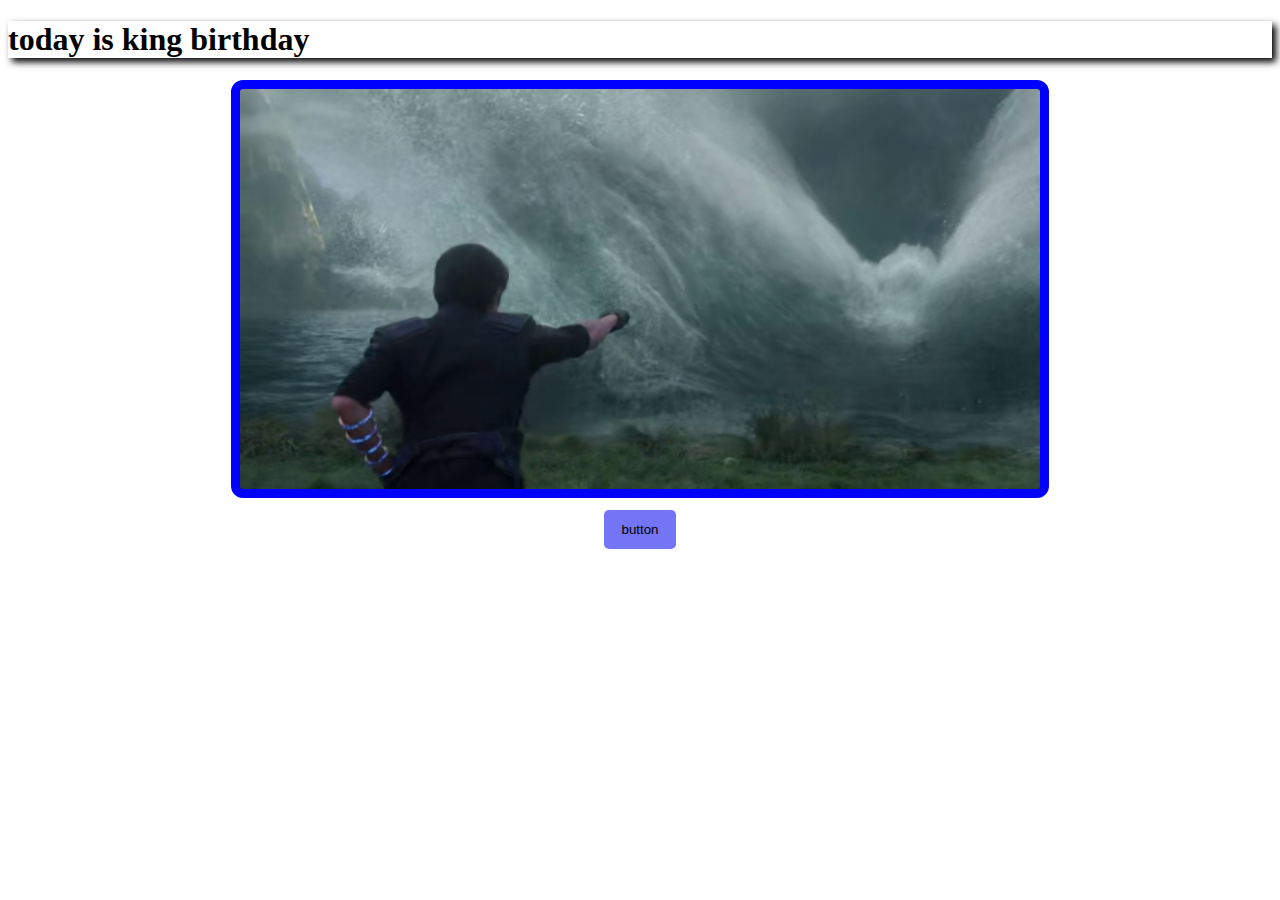
<file: video/index.html>
<!DOCTYPE html>
<html lang="en">
<head>
    <meta charset="UTF-8">
    <meta name="viewport" content="width=device-width, initial-scale=1.0">
    <title>Document</title>
    <link rel="stylesheet" href="stylesheet.css">
</head>
<body>
    <div class="container">
        <h1>today is king birthday</h1>
    </div>
    <div class="img"></div>
    <div class="button"><button class="butt">button</button></div>
    
</body>
</html>
</file>
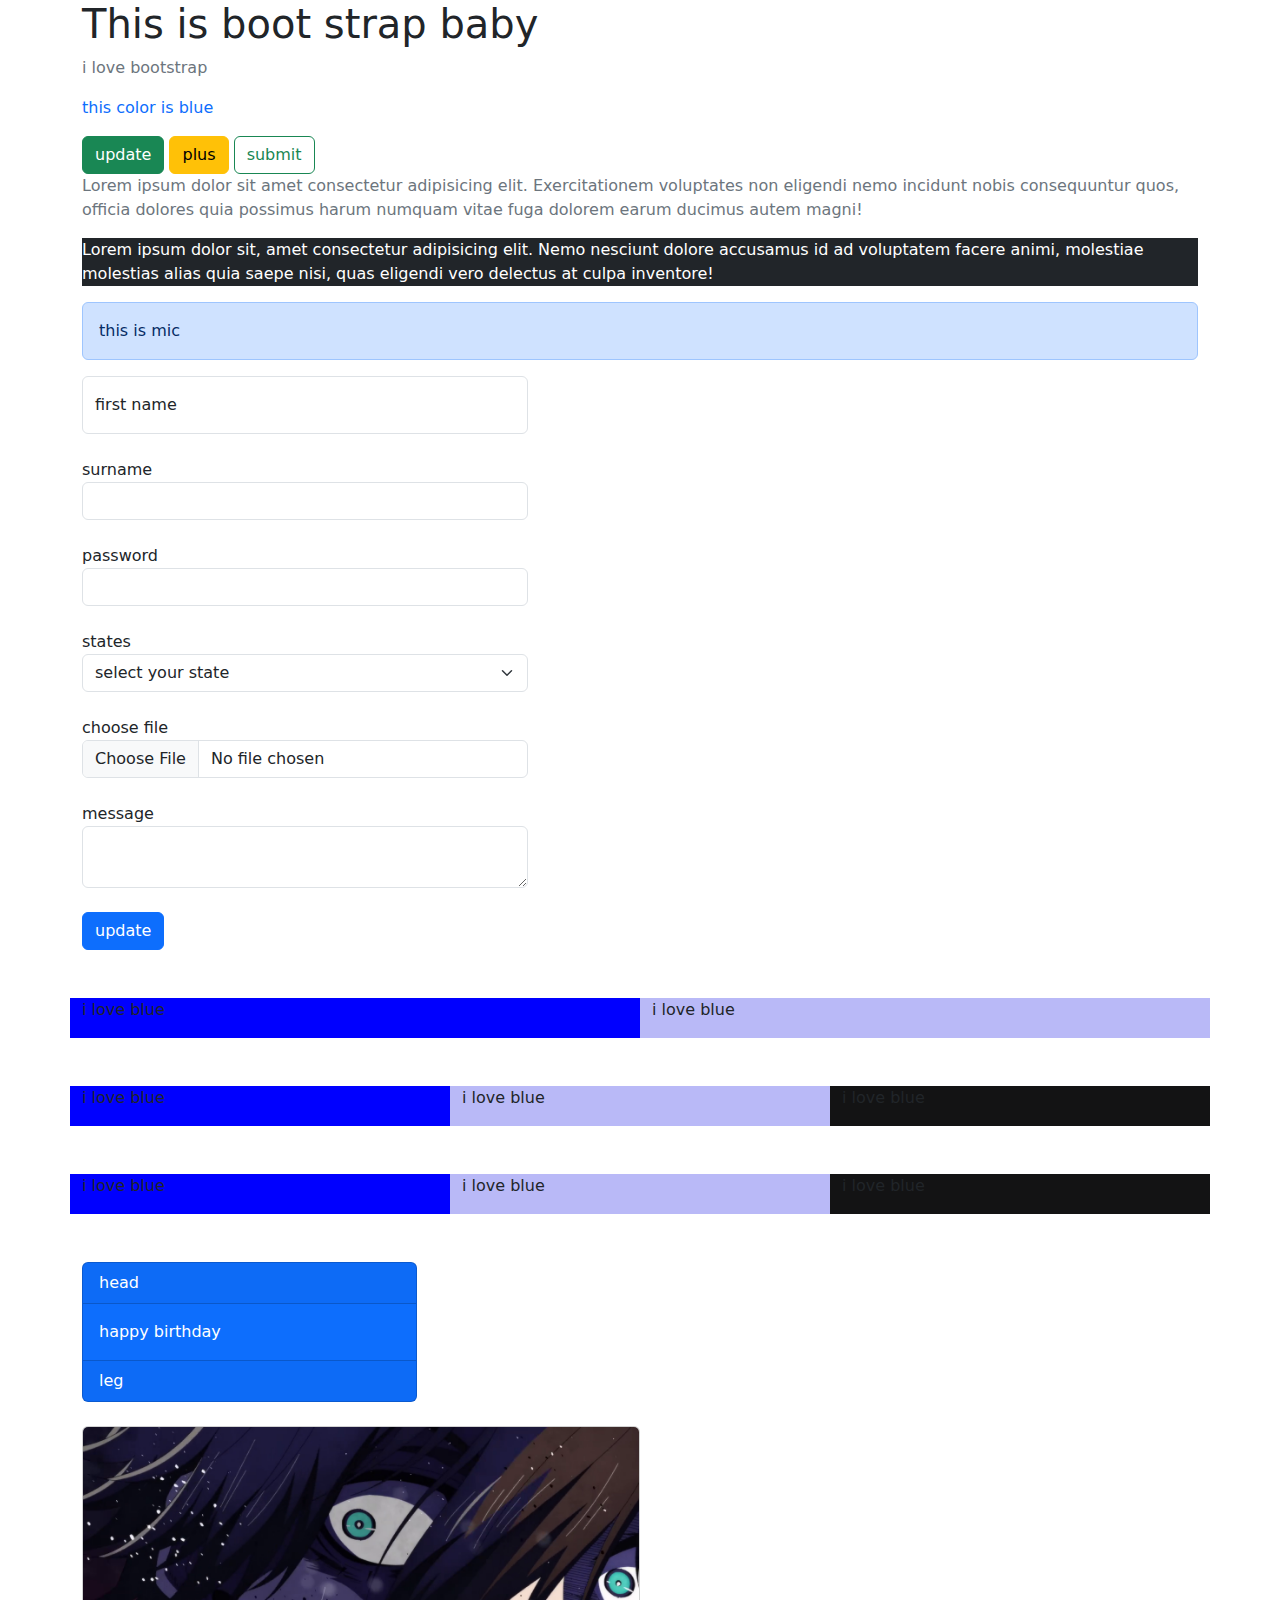
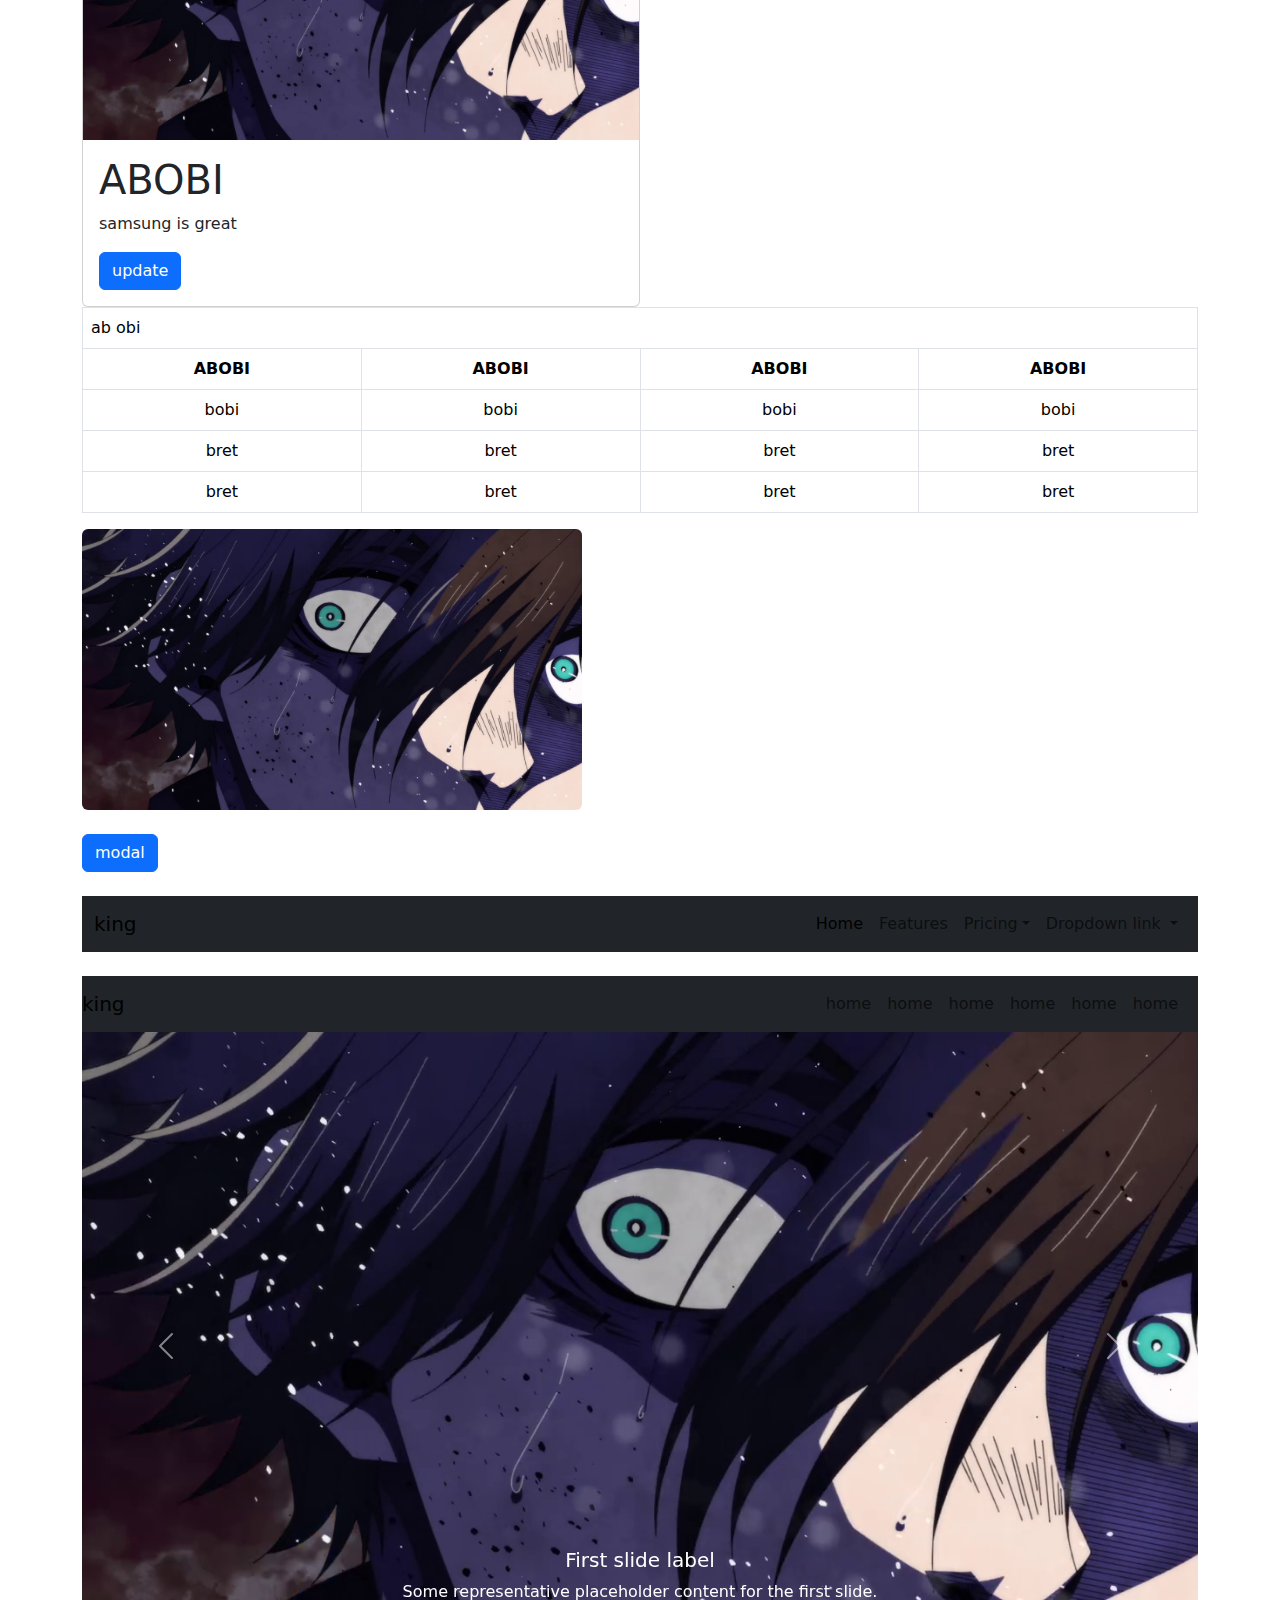
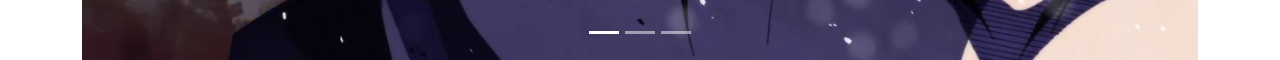
<file: boot strap video practice/gt/index.html>
<!DOCTYPE html>
<html lang="en">
<head>
    <meta charset="UTF-8">
    <meta name="viewport" content="width=device-width, initial-scale=1.0">
    <title>boot strap</title>
    <link rel="stylesheet" href="css/style_sheet.css">
    <link rel="stylesheet" href="css/bootstrap.min.css">
    <link rel="stylesheet" href="css/bootstrap.min.css.map">
</head>
<body>
    <div class="container">

                    <!-- color and button -->
        <h1>This is boot strap baby</h1>
        <p class="text-secondary">i love bootstrap</p>
        <p class="text-primary">this color is blue</p>
        <button class="btn btn-success">update</button>
        <button class="btn btn-warning">plus</button>
        <button class="btn btn-outline-success">submit</button>
        <p class="text-secondary">Lorem ipsum dolor sit amet consectetur adipisicing elit. Exercitationem voluptates non eligendi nemo incidunt nobis consequuntur quos, officia dolores quia possimus harum numquam vitae fuga dolorem earum ducimus autem magni!</p>
        <p class="bg-dark text-white">Lorem ipsum dolor sit, amet consectetur adipisicing elit. Nemo nesciunt dolore accusamus id ad voluptatem facere animi, molestiae molestias alias quia saepe nisi, quas eligendi vero delectus at culpa inventore!</p>
        <div class="alert alert-primary role-alert">
            this is mic
    
        </div>

                    <!-- form practice -->
        <form action="" style="width: 40%;">
            <div class="form-floating">
                <input type="text" class="form-control" name="first-name" placeholder="bobnbhvyg">
                <label for="first name">first name</label>  
            </div>
    
            <div class="mt-4">
                <label for="first name">surname</label>
                <input type="text" class="form-control" name="first-name">
            </div>
    
            <div class="mt-4">
                <label for="first name">password</label>
                <input type="password" class="form-control" name="first-name">
            </div>
                <div class="mt-4 form-group">
                <label for="first name">states</label>
                <select name="states" id="states" class="form-select">
                    <option value="edo">select your state</option>
                    <option value="enugu">enugu</option>
                    <option value="lagos">lagos</option>
                    <option value="edo">edo</option>
                </select>
            </div>
            <div class="form-group mt-4">
                <label for="file">choose file</label>
                <input type="file" class="form-control"><br>
            </div>
            <div class="text-area">
                <label for="text-area">message</label>
                <textarea name="message" id="message" cols="40" rows="2" class="form-control"></textarea>
            </div>
           
    
            <button type="button " class="btn btn-primary mt-4">update</button>
        </form>
    
        <div class="row my-5">
            <div class="col-6" style="background-color: blue;">
                <p>i love blue</p>
            </div>
            <div class="col-6" style="background-color: rgb(185, 185, 247);">
                <p>i love blue</p>
            </div>
        </div>
                         <!-- positioning and column -->
        <div class="row my-5">
            <div class="col-lg-4" style="background-color: blue;">
                <p>i love blue</p>
            </div>
            <div class="col-lg-4" style="background-color: rgb(185, 185, 247);">
                <p>i love blue</p>
            </div>
            <div class="col-lg-4" style="background-color: rgb(19, 19, 20);">
                <p>i love blue</p>
            </div>
        </div>
        <div class="row my-5">
            <div class="col-md-4" style="background-color: blue;">
                <p>i love blue</p>
            </div>
            <div class="col-md-4" style="background-color: rgb(185, 185, 247);">
                <p>i love blue</p>
            </div>
            <div class="col-md-4" style="background-color: rgb(19, 19, 20);">
                <p>i love blue</p>
            </div>
        </div>

        <div class="card bg-primary text-white" style="width: 30%;">
            <div class="card-header">
                head
            </div>
            <div class="card-body">
               happy birthday
            </div>
            <div class="card-footer">
                leg
            </div>
        </div>
        <!-- card practicve -->
        <div class="card mt-4" style="width: 50%;">
            <img src="images/nagi.png" class="card-img-top" alt="" width="300px">
            <div class="card-body ml-5">
                <h1 class="card-title">
                    ABOBI
                </h1>
                <p>samsung is great</p>
                <a href="youtube .com" class="btn btn-primary">update</a>
            </div>
        </div>
            
        
             <!-- table practice -->

        <table class="table table-bordered table-stripe table-hover ">
            <thead>
                <tr>
                    <td colspan="4">  ab obi</td>
                </tr>
            </thead>
            <thead>
                <tr>
                    <th class="text-center" >ABOBI</th>
                    <th class="text-center">ABOBI</th>
                    <th class="text-center">ABOBI</th>
                    <th class="text-center">ABOBI</th>
                </tr>
            </thead>
            <tbody>
                <tr>
                    <td class="text-center">bobi</td>
                    <td class="text-center">bobi</td>
                    <td class="text-center">bobi</td>
                    <td class="text-center">bobi</td>
                </tr>
                <tr>
                    <td class="text-center">bret</td>
                    <td class="text-center">bret</td>
                    <td class="text-center">bret</td>
                    <td class="text-center">bret</td>
                </tr>
                <tr>
                    <td class="text-center">bret</td>
                    <td class="text-center">bret</td>
                    <td class="text-center">bret</td>
                    <td class="text-center">bret</td>
                </tr>
            </tbody>
        </table>

        <img src="images/nagi.png" alt="" class="rounded" style="width: 500px;" ><br>

        <!-- button modal -->
         <button type="button" class="btn btn-primary mt-4 mb-4" data-bs-toggle="modal" data-bs-target="#mymodal">modal</button>

         <!-- the modal -->
          <div class="modal"id="mymodal" tabindex="-1" aria-labelledby="modal-title" aria-hidden="true">
                <div class="modal-dialog">
                    <div class="modal-content">
                        <div class="modal-header">
                            <h5 class="modal-title" id="modal-title">login here </h5>
                            <button type="button" class="btn-close" data-bs-dismiss="modal" aria-label="close"></button>
                        </div>
                        <div class="modal-body">
                            <label for="username" class="form-label">username</label>
                            <input type="text" class="form-control" id="modal-email" placeholder="e.g michael">
                            <label for="modal-email" class="form-label mt-4 mb--4">Your email address</label>
                            <input type="email" class="form-control" id="modal-email" placeholder="michael@gmail.com">
                            <button class="btn btn-primary mt-3 ">update</button>
                        </div>
                        <div class="modal-footer">
                            <button class="btn btn-primary">submit</button>
                        </div>
                    </div>
                </div>
          </div>
                        <!-- the nav bar -->

    <nav class="navbar navbar-expand-lg bg-dark">
        <div class="container-fluid">
            <a class="navbar-brand" href="#">king</a>
            <button class="navbar-toggler" type="button" data-bs-toggle="collapse" data-bs-target="#navbarNavDropdown" aria-controls="navbarNavDropdown" aria-expanded="false" aria-label="Toggle navigation">
            <span class="navbar-toggler-icon"></span>
            </button>
            <div class="collapse navbar-collapse" id="navbarNavDropdown">
            <ul class="navbar-nav ms-auto">
                <li class="nav-item">
                <a class="nav-link active" aria-current="page" href="mic.html" target="_blank">Home</a>
                </li>
                <li class="nav-item">
                <a class="nav-link" href="#">Features</a>
                </li>
                <li class="nav-item dropdown">
                <a class="nav-link dropdown-toggle" href="#" role="button" data-bs-toggle="dropdown" aria-expanded="false">Pricing</a>
                <ul class="dropdown-menu" >
                    <li><a class="dropdown-item" href="#">great</a></li>
                    <li><a class="dropdown-item" href="#">brat action</a></li>
                    <li><a class="dropdown-item" href="#">Something else here</a></li>
                </ul>
                </li>
                <li class="nav-item dropdown">
                <a class="nav-link dropdown-toggle" href="#" role="button" data-bs-toggle="dropdown" aria-expanded="false">
                    Dropdown link
                </a>
                <ul class="dropdown-menu">
                    <li><a class="dropdown-item" href="#">tion</a></li>
                    <li><a class="dropdown-item" href="#">Another </a></li>
                    <li><a class="dropdown-item" href="#">Something else here</a></li>
                </ul>
                </li>
            </ul>
            </div>
        </div>
        </nav>

        <nav class="navbar navbar-expand-lg navbar-light bg-dark mt-4">
            <a href="" class="navbar-brand">king</a>
            <div class="container-fluid">
                <button class="navbar-toggler" type="button" data-bs-toggle="collapse" data-bs-target="#navigation" aria-controls="navbarTogglerDemo01" aria-expanded="false" aria-label="Toggle navigation">
                  <span class="navbar-toggler-icon"></span>
                </button>
                <div class="collapse navbar-collapse" id="navigation">
            <ul class="navbar-nav ms-auto">
                <li class="nav-item"><a href="youtube" class="nav-link">home</a></li>
                <li class="nav-item"><a href="youtube" class="nav-link">home</a></li>
                <li class="nav-item"><a href="youtube" class="nav-link">home</a></li>
                <li class="nav-item"><a href="youtube" class="nav-link">home</a></li>
                <li class="nav-item"><a href="youtube" class="nav-link">home</a></li>
                <li class="nav-item"><a href="youtube" class="nav-link">home</a></li>
            </ul>
        </nav>  

                    <!-- the carousel  -->
        <div id="carouselExampleDark" class="carousel carousel-white slide" data-bs-interval="1000" data-bs-ride="carousel" data-bs-pause="hover">
            <div class="carousel-indicators">
                <button type="button" data-bs-target="#carouselExampleDark" data-bs-slide-to="0" class="active" aria-current="true" aria-label="Slide 1"></button>
                <button type="button" data-bs-target="#carouselExampleDark" data-bs-slide-to="1" aria-label="Slide 2"></button>
                <button type="button" data-bs-target="#carouselExampleDark" data-bs-slide-to="2" aria-label="Slide 3"></button>
            </div>
            <div class="carousel-inner">
                <div class="carousel-item active" data-bs-interval="10000">
                <img src="images/nagi.png" class="d-block w-100" alt="...">
                <div class="carousel-caption d-none d-md-block">
                    <h5>First slide label</h5>
                    <p>Some representative placeholder content for the first slide.</p>
                </div>
                </div>
                <div class="carousel-item" data-bs-interval="2000">
                <img src="images/peaky-blinders-black-and-white-illustration-nl4wuhi6o4qcaigx.jpg.webp" class="d-block w-100" alt="...">
                <div class="carousel-caption d-none d-md-block">
                    <h5>Second slide label</h5>
                    <p>Some representative placeholder content for the second slide.</p>
                </div>
                </div>
                <div class="carousel-item">
                <img src="images/vlc.png" class="d-block w-100" alt="...">
                <div class="carousel-caption d-none d-md-block">
                    <h5>Third slide label</h5>
                    <p>Some representative placeholder content for the third slide.</p>
                </div>
                </div>
            </div>
            <button class="carousel-control-prev" type="button" data-bs-target="#carouselExampleDark" data-bs-slide="prev">
                <span class="carousel-control-prev-icon" aria-hidden="true"></span>
                <span class="visually-hidden">Previous</span>
            </button>
            <button class="carousel-control-next" type="button" data-bs-target="#carouselExampleDark" data-bs-slide="next">
                <span class="carousel-control-next-icon" aria-hidden="true"></span>
                <span class="visually-hidden">Next</span>
            </button>
            </div>


    
    </div>
    <script src="js/jquery.js"></script>
    <script src="js/bootstrap.min.js"></script>
    <script src="js/bootstrap.bundle.min.js"></script>
</body>
</html>
</file>
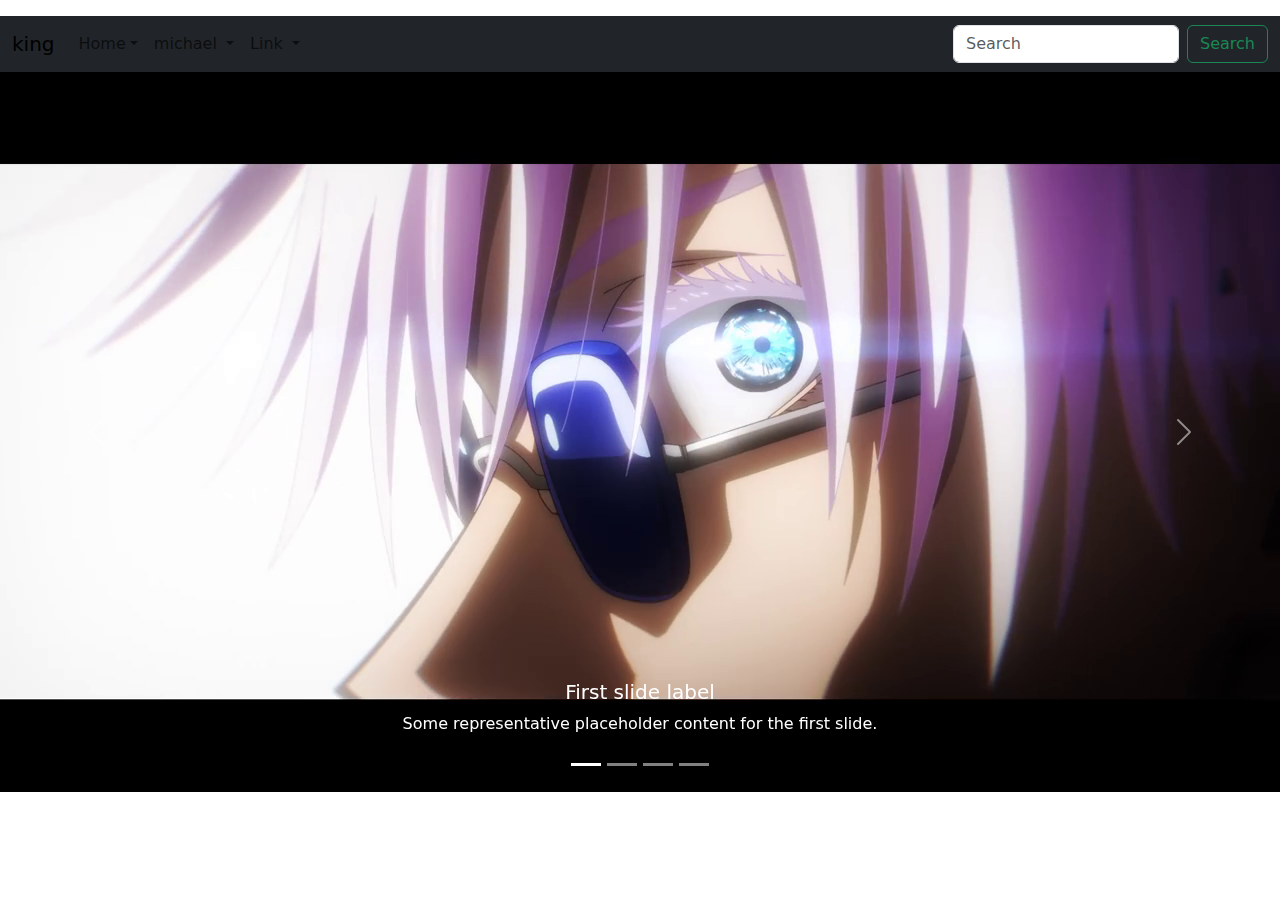
<file: boot_2/boot/index.html>
<!DOCTYPE html>
<html lang="en">
<head>
    <meta charset="UTF-8">
    <meta name="viewport" content="width=device-width, initial-scale=1.0">
    <title>Document</title>
    <link rel="stylesheet" href="css/index.css">
    <link rel="stylesheet" href="css/bootstrap.min.css">
    <link rel="stylesheet" href="css/bootstrap.min.css.map">
</head>
<body>
    <!-- <div class="container"> -->
        <header>
            <nav class="navbar navbar-expand-lg bg-dark mt-3">
                <div class="container-fluid">
                <a class="navbar-brand" href="#">king</a>
                <button class="navbar-toggler" type="button" data-bs-toggle="collapse" data-bs-target="#navbarScroll" aria-controls="navbarScroll" aria-expanded="false" aria-label="Toggle navigation">
                    <span class="navbar-toggler-icon"></span>
                </button>
                <div class="collapse navbar-collapse" id="navbarScroll bg">
                    <ul class="navbar-nav me-auto my-2 my-lg-0 navbar-nav-scroll" style="--bs-scroll-height: 100px;">
                    <li class="nav-item dropdown">
                        <a class="nav-link dropdown-toggle" aria-current="page" href="#" role="button" data-bs-toggle="dropdown" aria-expanded="false">Home</a>
                        <ul class="dropdown-menu">
                          <li><a class="dropdown-item" href="#">jhh</a></li>
                          <li><a class="dropdown-item" href="#">pen</a></li>
                          <!-- <li><hr class="dropdown-divider"></li> -->
                          <li><a class="dropdown-item" href="#">pen</a></li>
                          <li><a class="dropdown-item" href="#">pen</a></li>
                          <li><a class="dropdown-item" href="#">pen</a></li>
                      </ul>
                    </li>
                    <li class="nav-item dropdown">
                        <a class="nav-link dropdown-toggle" href="#" role="button" data-bs-toggle="dropdown" aria-expanded="false">
                            michael
                        </a>
                        <ul class="dropdown-menu">
                            <li><a class="dropdown-item" href="#">bad</a></li>
                            <li><a class="dropdown-item" href="#">pen</a></li>
                            <!-- <li><hr class="dropdown-divider"></li> -->
                            <li><a class="dropdown-item" href="#">pen</a></li>
                            <li><a class="dropdown-item" href="#">pen</a></li>
                            <li><a class="dropdown-item" href="#">pen</a></li>
                        </ul>
                    </li>
                    <li class="nav-item dropdown">
                        <a class="nav-link dropdown-toggle" href="#" role="button" data-bs-toggle="dropdown" aria-expanded="false">
                        Link
                        </a>
                        <ul class="dropdown-menu">
                        <li><a class="dropdown-item" href="#">hfhgf</a></li>
                        <li><a class="dropdown-item" href="#">gg</a></li>
                        <!-- <li><hr class="dropdown-divider"></li> -->
                        <li><a class="dropdown-item" href="#">pen</a></li>
                        <li><a class="dropdown-item" href="#">pen</a></li>
                        <li><a class="dropdown-item" href="#">pen</a></li>
                        </ul>
                    </li>
                    <li class="nav-item">
                        <!-- <a class="nav-link disabled" aria-disabled="true">Link</a> -->
                    </li>
                    </ul>
                    <form class="d-flex" role="search">
                    <input class="form-control me-2" type="search" placeholder="Search" aria-label="Search">
                    <button class="btn btn-outline-success" type="submit">Search</button>
                    </form>
                </div>
                </div>
            </nav>
            <div id="carouselExampleCaptions" class="carousel slide">
                <div class="carousel-indicators">
                  <button type="button" data-bs-target="#carouselExampleCaptions" data-bs-slide-to="0" class="active" aria-current="true" aria-label="Slide 1"></button>
                  <button type="button" data-bs-target="#carouselExampleCaptions" data-bs-slide-to="1" aria-label="Slide 2"></button>
                  <button type="button" data-bs-target="#carouselExampleCaptions" data-bs-slide-to="2" aria-label="Slide 3"></button>
                  <button type="button" data-bs-target="#carouselExampleCaptions" data-bs-slide-to="3" aria-label="Slide 4"></button>
                </div>
                <div class="carousel-inner">
                  <div class="carousel-item active">
                    <img src="img/vlc_snap_3.png" class="d-block w-100" alt="...">
                    <div class="carousel-caption d-none d-md-block">
                      <h5>First slide label</h5>
                      <p>Some representative placeholder content for the first slide.</p>
                    </div>
                  </div>
                  <div class="carousel-item">
                    <img src="img/mic.jpg" class="d-block w-100" alt="...">
                    <div class="carousel-caption d-none d-md-block">
                      <h5>Second slide label</h5>
                      <p>Some representative placeholder content for the second slide.</p>
                    </div>
                  </div>
                  <div class="carousel-item">
                    <img src="img/book.jpg" class="d-block w-100" class="book" alt="...">
                    <div class="carousel-caption d-none d-md-block">
                      <h5>Third slide label</h5>
                      <p>Some representative placeholder content for the third slide.</p>
                    </div>
                  </div>
                  <div class="carousel-item">
                    <img src="img/mic.jpg" class="d-block w-100" class="book" alt="...">
                    <div class="carousel-caption d-none d-md-block">
                      <h5>Third slide label</h5>
                      <p>Some representative placeholder content for the third slide.</p>
                    </div>
                  </div>
                </div>
                <button class="carousel-control-prev" type="button" data-bs-target="#carouselExampleCaptions" data-bs-slide="prev">
                  <span class="carousel-control-prev-icon" aria-hidden="true"></span>
                  <span class="visually-hidden">Previous</span>
                </button>
                <button class="carousel-control-next" type="button" data-bs-target="#carouselExampleCaptions" data-bs-slide="next">
                  <span class="carousel-control-next-icon" aria-hidden="true"></span>
                  <span class="visually-hidden">Next</span>
                </button>
                
              </div>
        </header>
        <div class="main">

        </div>
    </div>



    <script src="java/jquery.js"></script>
    <script src="java/bootstrap.min.js"></script>
    <script src="java/bootstrap.bundle.min.js"></script>
</body>
</html>
</file>
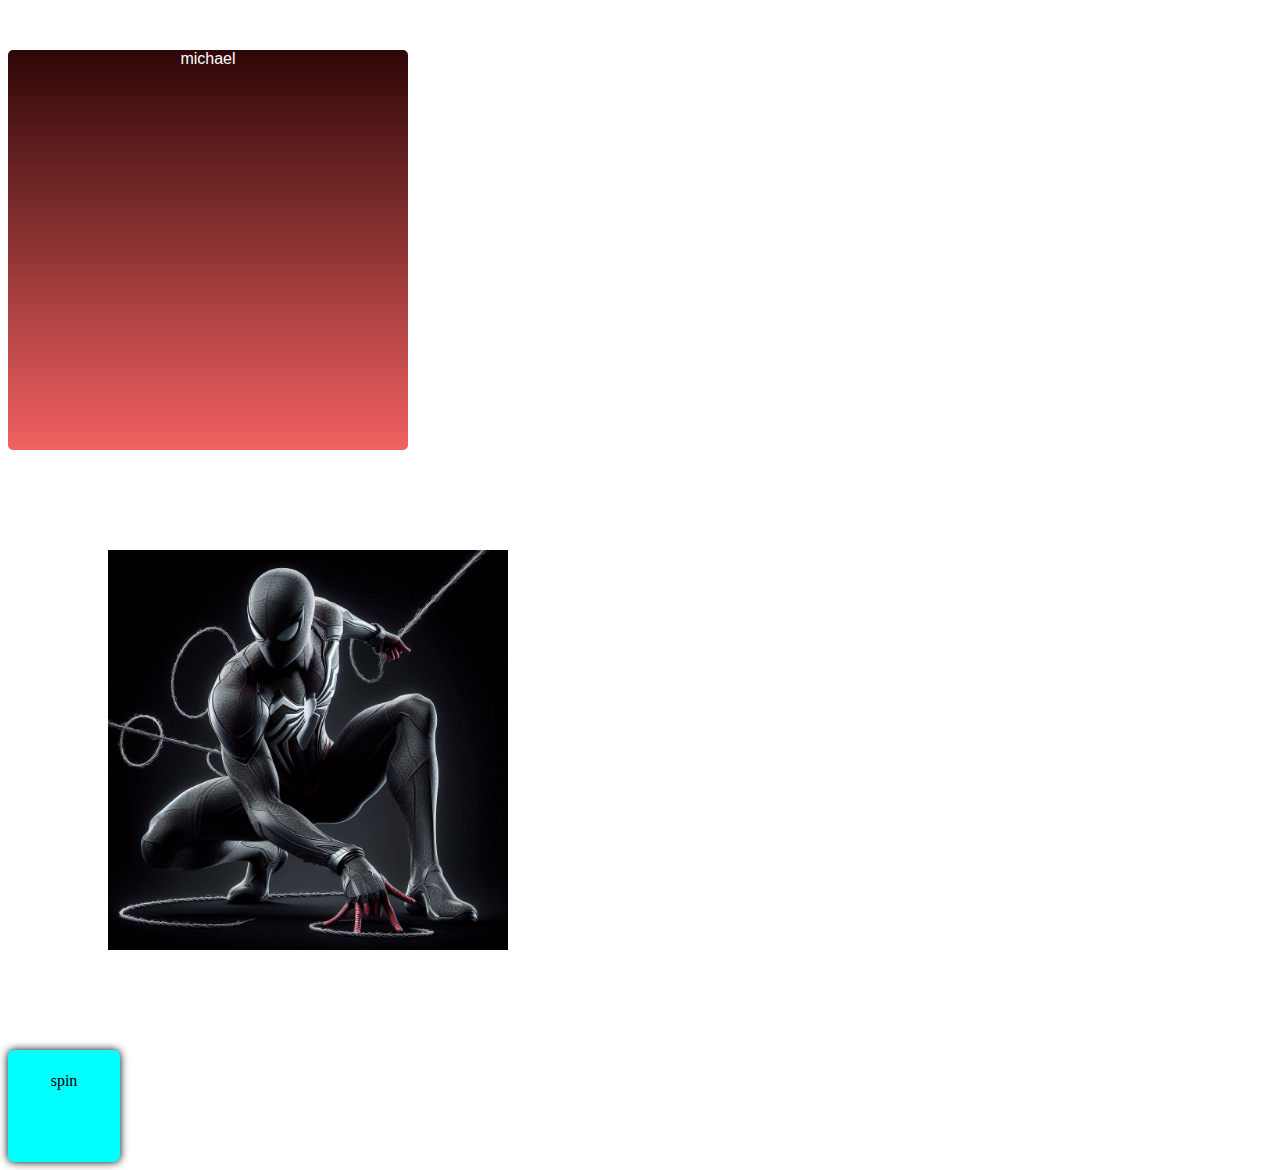
<file: video/mik.html>
<!DOCTYPE html>
<html lang="en">
<head>
    <meta charset="UTF-8">
    <meta name="viewport" content="width=device-width, initial-scale=1.0">
    <title>Document</title>
    <link rel="stylesheet" href="mik.css">
</head>
<body>
    <div class="animate">
        <div class="fish">
            <p class="me">michael</p>
        </div>
        <div class="zoom"></div>
        <div class="glow"><p class="round">spin</p></div>
    </div>
</body>
</html>
</file>
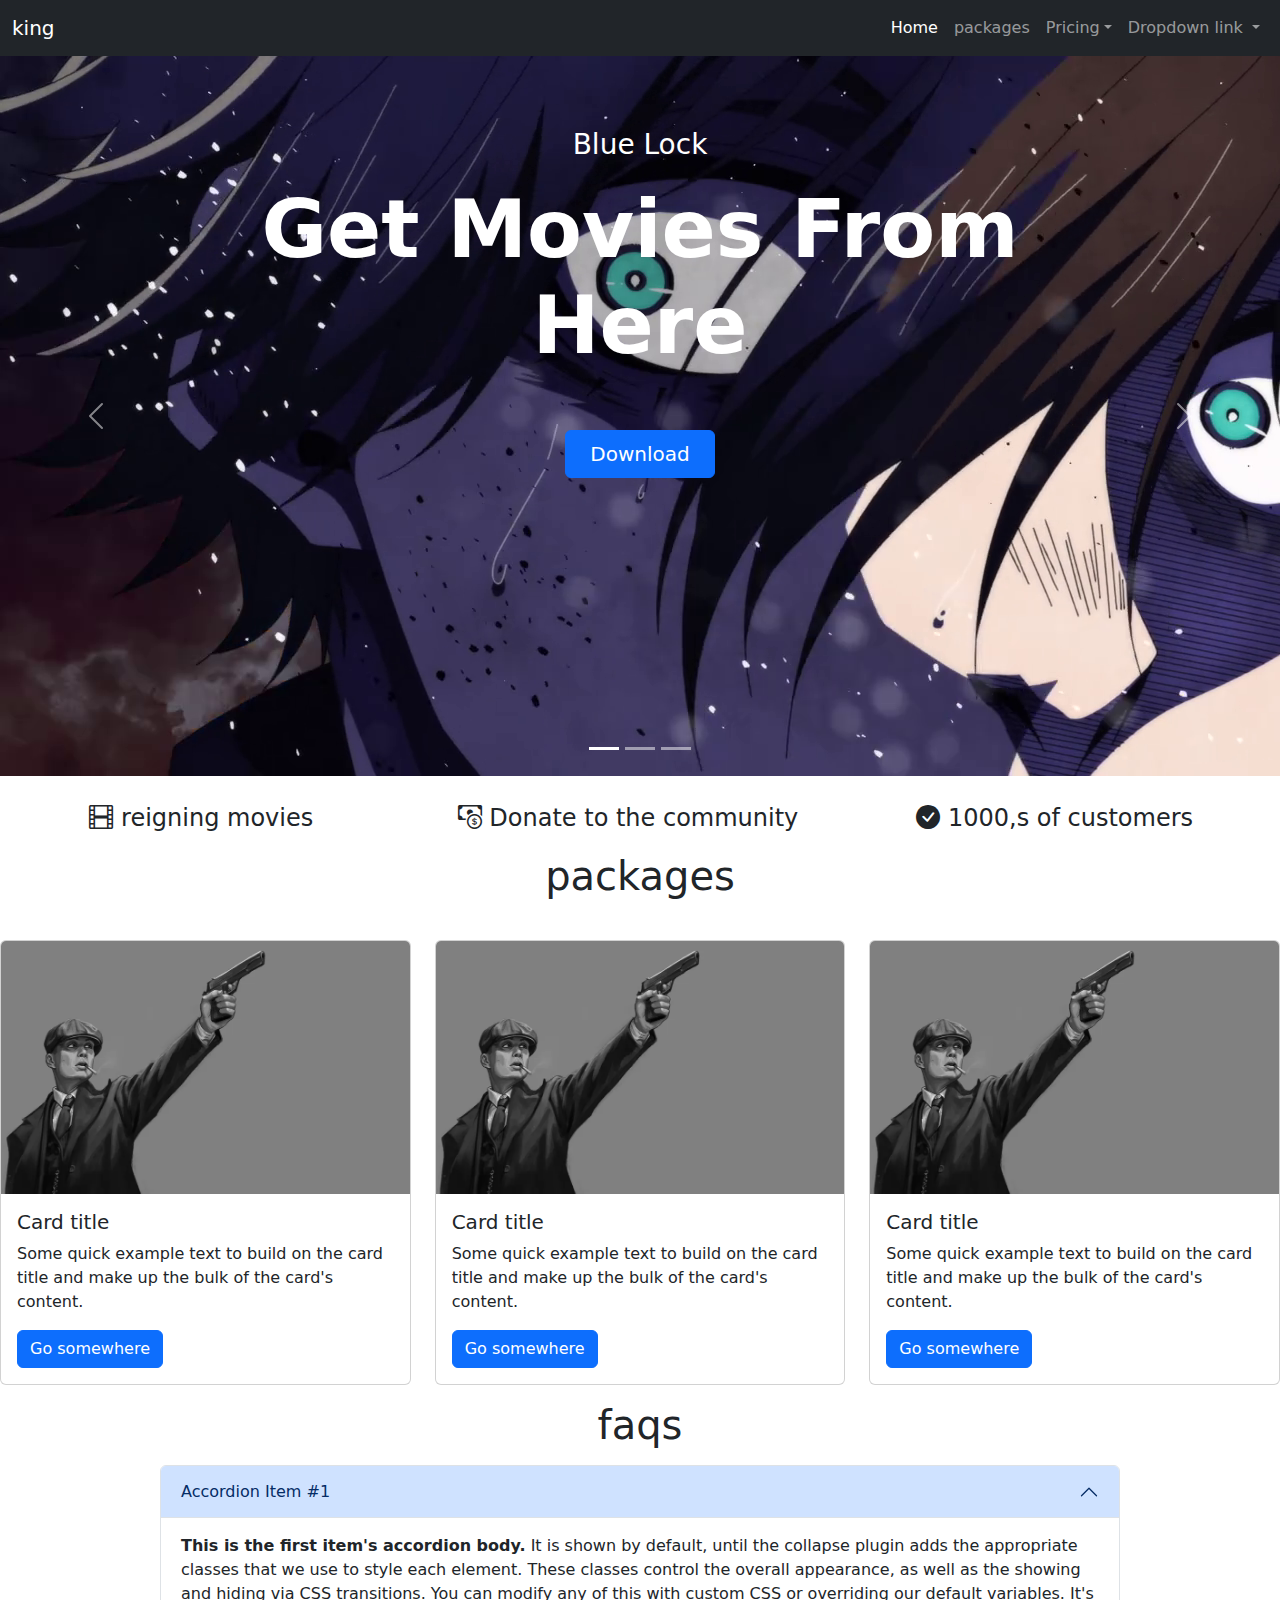
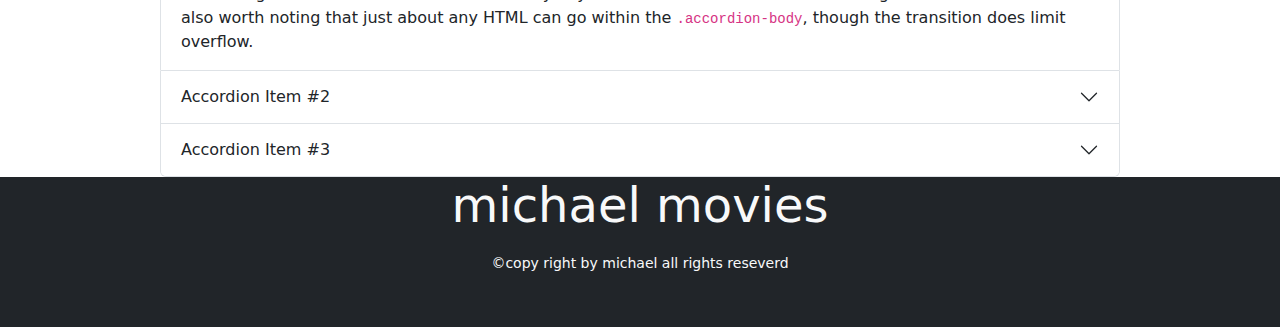
<file: boot strap video practice/gt/boot_strip.html>
<!DOCTYPE html>
<html lang="en">
<head>
    <meta charset="UTF-8">
    <meta name="viewport" content="width=device-width, initial-scale=1.0">
    <title>Boot Strip</title>
    <link href="https://cdn.jsdelivr.net/npm/bootstrap@5.3.3/dist/css/bootstrap.min.css" rel="stylesheet" integrity="sha384-QWTKZyjpPEjISv5WaRU9OFeRpok6YctnYmDr5pNlyT2bRjXh0JMhjY6hW+ALEwIH" crossorigin="anonymous">
    <link rel="stylesheet" href="https://cdn.jsdelivr.net/npm/bootstrap-icons@1.11.3/font/bootstrap-icons.min.css">
</head>
<body>
   <div class="containe">
            <div class="head">
                <nav class="navbar navbar-expand-lg bg-dark navbar-dark">
                    <div class="container-fluid">
                        <a class="navbar-brand" href="#">king</a>
                        <button class="navbar-toggler" type="button" data-bs-toggle="collapse" data-bs-target="#navbarNavDropdown" aria-controls="navbarNavDropdown" aria-expanded="false" aria-label="Toggle navigation">
                        <span class="navbar-toggler-icon"></span>
                        </button>
                        <div class="collapse navbar-collapse" id="navbarNavDropdown">
                        <ul class="navbar-nav ms-auto">
                            <li class="nav-item">
                            <a class="nav-link active" aria-current="page" href="#faqs">Home</a>
                            </li>
                            <li class="nav-item">
                            <a class="nav-link" href="#packages">packages</a>
                            </li>
                            <li class="nav-item dropdown">
                            <a class="nav-link dropdown-toggle" href="#" role="button" data-bs-toggle="dropdown" aria-expanded="false">Pricing</a>
                            <ul class="dropdown-menu" >
                                <li><a class="dropdown-item" href="#">great</a></li>
                                <li><a class="dropdown-item" href="#">brat action</a></li>
                                <li><a class="dropdown-item" href="#">Something else here</a></li>
                            </ul>
                            </li>
                            <li class="nav-item dropdown">
                            <a class="nav-link dropdown-toggle" href="#" role="button" data-bs-toggle="dropdown" aria-expanded="false">
                                Dropdown link
                            </a>
                            <ul class="dropdown-menu">
                                <li><a class="dropdown-item" href="#">tion</a></li>
                                <li><a class="dropdown-item" href="#">Another </a></li>
                                <li><a class="dropdown-item" href="#">Something else here</a></li>
                            </ul>
                            </li>
                        </ul>
                        </div>
                    </div>
                    </nav>
                     <div id="carouselExampleDark" class="carousel carousel-white slide" data-bs-interval="1000" data-bs-ride="carousel" data-bs-pause="hover">
                <div class="carousel-indicators">
                    <button type="button" data-bs-target="#carouselExampleDark" data-bs-slide-to="0" class="active" aria-current="true" aria-label="Slide 1"></button>
                    <button type="button" data-bs-target="#carouselExampleDark" data-bs-slide-to="1" aria-label="Slide 2"></button>
                    <button type="button" data-bs-target="#carouselExampleDark" data-bs-slide-to="2" aria-label="Slide 3"></button>
                </div>
                <div class="carousel-inner">
                    <div class="carousel-item active c-item " data-bs-interval="10000">
                    <img src="images/nagi.png" class="d-block w-100 c-img" alt="...">
                    <div class="carousel-caption d-none top-0 mt-4 d-sm-block ">
                        <p class="fs-3 mt-4 text-capitalize">blue lock</p>
                        <h2 class="display-1 fw-bolder text-capitalize">get movies from here<h2>
                            <button class="btn btn-primary px-4 py-2 fs-5 text-capitalize mt-5" data-bs-toggle="modal" data-bs-target="#mymodal">download</button>
                    </div>
                    </div>
                    <div class="carousel-item c-item" data-bs-interval="2000">
                    <img src="images/peaky-blinders-black-and-white-illustration-nl4wuhi6o4qcaigx.jpg.webp" class="d-block w-100 c-img" alt="...">
                    <div class="carousel-caption d-none top-0 mt-4 d-md-block ">
                        <p class="fs-3 mt-4 text-capitalize">blue lock</p>
                        <h2 class="display-1 fw-bolder text-capitalize" >get movies from here<h2>
                            <button class="btn btn-primary  px-4 py-2 fs-5 mt-5" data-bs-toggle="modal" data-bs-target="#mymodal">Download</button>
                    </div>
                    </div>
                    <div class="carousel-item c-item">
                    <img src="images/vlc.png " class="d-block w-100 c-img" alt="...">
                    <div class="carousel-caption d-none d-md-block top-0 mt-4">
                        <p class="fs-3 mt-4 text-capitalize">peaky blinders</p>
                        <h2 class="display-1 fw-bolder text-capitalize">get movies from here<h2> 
                            <button class="btn btn-primary  px-4 py-2 fs-5 mt-5" data-bs-toggle="modal" data-bs-target="#mymodal">Download</button>
                    </div>
                    </div>
                </div>
                <button class="carousel-control-prev" type="button" data-bs-target="#carouselExampleDark" data-bs-slide="prev">
                    <span class="carousel-control-prev-icon" aria-hidden="true"></span>
                    <span class="visually-hidden">Previous</span>
                </button>
                <button class="carousel-control-next" type="button" data-bs-target="#carouselExampleDark" data-bs-slide="next">
                    <span class="carousel-control-next-icon" aria-hidden="true"></span>
                    <span class="visually-hidden">Next</span>
                </button>
                </div>
                                    <!-- modal -->
                <div class="modal"id="mymodal" tabindex="-1" aria-labelledby="modal-title" aria-hidden="true">
                    <div class="modal-dialog">
                        <div class="modal-content">
                            <div class="modal-header">
                                <h5 class="modal-title" id="modal-title">Before you download login here </h5>
                                <button type="button" class="btn-close" data-bs-dismiss="modal" aria-label="close"></button>
                            </div>
                            <div class="modal-body">
                                <div class="form-floating">
                                    <input type="text" class="form-control" id="modal-email" placeholder="e.g michael">
                                    <label for="username" class="form-label">username</label>
                                </div>
                               <div class="form-floating mt-4">
                                <input type="email" class="form-control" id="modal-email" placeholder="michael@gmail.com">
                                <label for="modal-email" class="form-label ">Your email address</label>
                               </div>
                              
                                <button class="btn btn-primary mt-3 ">update</button>
                            </div>
                            <div class="modal-footer">
                                <button class="btn btn-primary">submit</button>
                            </div>
                        </div>
                    </div>
              </div>
    
            </div>
            <div class="body">
            <section class="overview">
                <div class=" align-items-center row w-100 text-center fs-4 ">
                        <div class=" col-xl mt-4">
                            <i class="bi bi-film"></i>
                            reigning movies
                        </div>
                        <div  class=" col-xl mt-4">
                            <i class="bi bi-cash-coin"></i>
                            Donate to the community
                        </div>
                        <div  class=" col-xl mt-4">
                            <i class="bi bi-check-circle-fill"></i>
                            1000,s of customers
                        </div>
                </div>
            </section>
            <div id="packages ">
                <p class="h1 text-center  my-3">packages</p>
                <div class="car row ">
                    
                   <div class="col-lg-4 mt-4 ml-5">
                      <div class="card px-0" >
                        <img src="images/peaky-blinders-black-and-white-illustration-nl4wuhi6o4qcaigx.jpg.webp" class="card-img-top" alt="...">
                        <div class="card-body">
                          <h5 class="card-title">Card title</h5>
                          <p class="card-text">Some quick example text to build on the card title and make up the bulk of the card's content.</p>
                          <a href="#" class="btn btn-primary">Go somewhere</a>
                        </div>
                      </div>
                   </div>
    
                   <div class="col-lg-4 mt-4">
                    <div class="card px-0" >
                        <img src="images/peaky-blinders-black-and-white-illustration-nl4wuhi6o4qcaigx.jpg.webp" class="card-img-top" alt="...">
                        <div class="card-body">
                          <h5 class="card-title">Card title</h5>
                          <p class="card-text">Some quick example text to build on the card title and make up the bulk of the card's content.</p>
                          <a href="#" class="btn btn-primary">Go somewhere</a>
                        </div>
                    </div>
                   </div> <div class="col-lg-4 mt-4">
                    <div class="card px-0" >
                        <img src="images/peaky-blinders-black-and-white-illustration-nl4wuhi6o4qcaigx.jpg.webp" class="card-img-top" alt="...">
                        <div class="card-body">
                          <h5 class="card-title">Card title</h5>
                          <p class="card-text">Some quick example text to build on the card title and make up the bulk of the card's content.</p>
                          <a href="#" class="btn btn-primary">Go somewhere</a>
                        </div>
                    </div>
                   </div>
                </div>
                
                <div id="faqs">
                    <p class="h1 text-center  my-3">faqs</p>  
                    <div class="accordion w-75 mx-auto" id="accordionExample">
                        <div class="accordion-item">
                          <h2 class="accordion-header">
                            <button class="accordion-button" type="button" data-bs-toggle="collapse" data-bs-target="#collapseOne" aria-expanded="true" aria-controls="collapseOne">
                              Accordion Item #1
                            </button>
                          </h2>
                          <div id="collapseOne" class="accordion-collapse collapse show" data-bs-parent="#accordionExample">
                            <div class="accordion-body">
                              <strong>This is the first item's accordion body.</strong> It is shown by default, until the collapse plugin adds the appropriate classes that we use to style each element. These classes control the overall appearance, as well as the showing and hiding via CSS transitions. You can modify any of this with custom CSS or overriding our default variables. It's also worth noting that just about any HTML can go within the <code>.accordion-body</code>, though the transition does limit overflow.
                            </div>
                          </div>
                        </div>
                        <div class="accordion-item">
                          <h2 class="accordion-header">
                            <button class="accordion-button collapsed" type="button" data-bs-toggle="collapse" data-bs-target="#collapseTwo" aria-expanded="false" aria-controls="collapseTwo">
                              Accordion Item #2
                            </button>
                          </h2>
                          <div id="collapseTwo" class="accordion-collapse collapse" data-bs-parent="#accordionExample">
                            <div class="accordion-body">
                              <strong>This is the second item's accordion body.</strong> It is hidden by default, until the collapse plugin adds the appropriate classes that we use to style each element. These classes control the overall appearance, as well as the showing and hiding via CSS transitions. You can modify any of this with custom CSS or overriding our default variables. It's also worth noting that just about any HTML can go within the <code>.accordion-body</code>, though the transition does limit overflow.
                            </div>
                          </div>
                        </div>
                        <div class="accordion-item">
                          <h2 class="accordion-header">
                            <button class="accordion-button collapsed" type="button" data-bs-toggle="collapse" data-bs-target="#collapseThree" aria-expanded="false" aria-controls="collapseThree">
                              Accordion Item #3
                            </button>
                          </h2>
                          <div id="collapseThree" class="accordion-collapse collapse" data-bs-parent="#accordionExample">
                            <div class="accordion-body">
                              <strong>This is the third item's accordion body.</strong> It is hidden by default, until the collapse plugin adds the appropriate classes that we use to style each element. These classes control the overall appearance, as well as the showing and hiding via CSS transitions. You can modify any of this with custom CSS or overriding our default variables. It's also worth noting that just about any HTML can go within the <code>.accordion-body</code>, though the transition does limit overflow.
                            </div>
                          </div>
                        </div>
                      </div>
                </div>
            </div>
    </div>
    <div class="fotter bg-dark width-100" style="height: 150px;">
        <div class="c text-light text-center">
            <p class="display-5 mb-3">michael movies</p>
            <small>&copy;copy right by michael all rights reseverd</small>
        </div>
    </div>
    <script src="https://cdn.jsdelivr.net/npm/bootstrap@5.3.3/dist/js/bootstrap.bundle.min.js" integrity="sha384-YvpcrYf0tY3lHB60NNkmXc5s9fDVZLESaAA55NDzOxhy9GkcIdslK1eN7N6jIeHz" crossorigin="anonymous"></script>
</body>
</html>
</file>
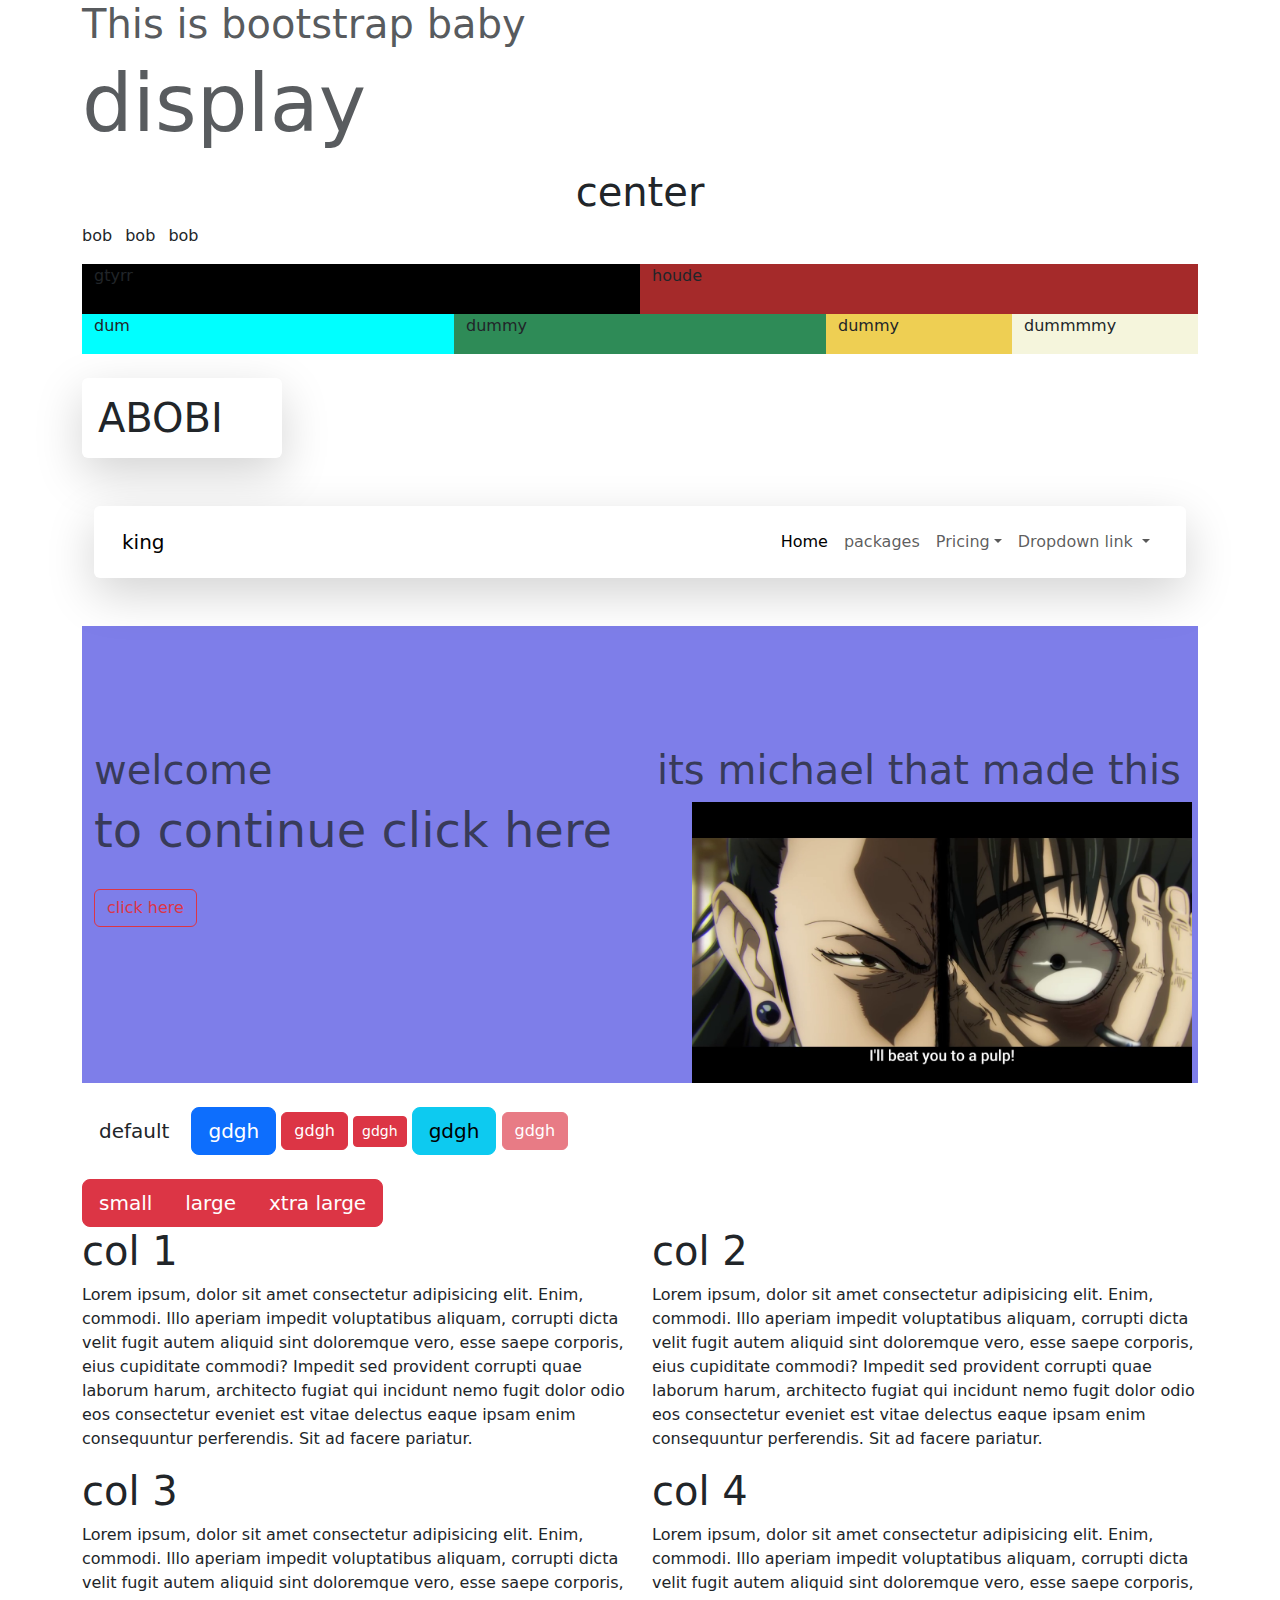
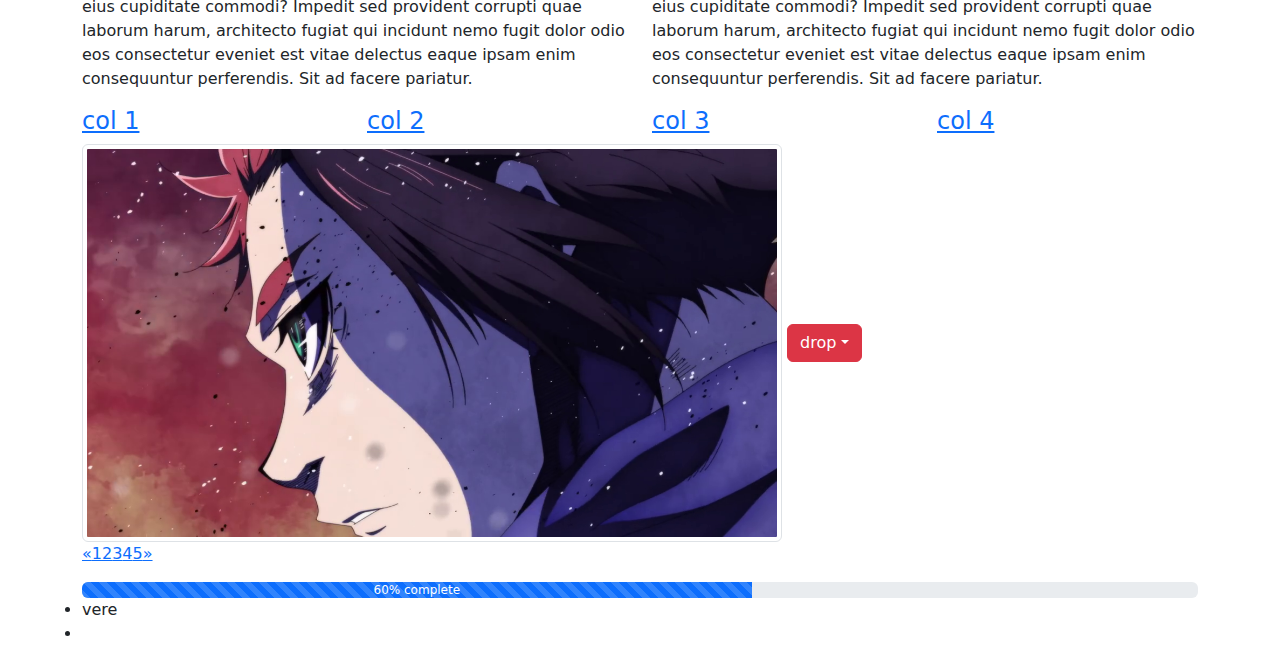
<file: boot strap video practice/gt/bot.html>
<!DOCTYPE html>
<html lang="en">
<head>
    <meta charset="UTF-8">
    <meta name="viewport" content="width=device-width, initial-scale=1.0">
    <meta http-equiv="x-ua-compatible" content="iE=edge">
    <title>Document</title>
    <link rel="stylesheet" href="css/style_sheet.css">
    <link rel="stylesheet" href="css/bootstrap.min.css">
    <link rel="stylesheet" href="css/bootstrap.min.css.map">
</head>
<body>
  
    <div class="container">
            <p class="h1 text-muted">This is bootstrap baby</p>
        <p class="display-1 text-muted">display</p>
        <p class="text-center h1">center</p>

        <ul class="list-inline">
            <li class="list-inline-item">bob</li> 
            <li class="list-inline-item">bob</li>
            <li class="list-inline-item">bob</li>
        </ul>
        <div class="container">
            <div class="row">
                <div class="col-md-6"  style="background-color: black ; height:50px;">
                    gtyrr
                </div>
                <div class="col-md-6"  style="background-color: brown; height:50px;">
                    houde
                </div>
            </div>
            <div class="row">
                <div class="col-md-4"  style="background-color: aqua;">
                    <p>dum</p>
                </div>
                <div class="col-md-4"  style="background-color:seagreen;">
                    <p>dummy</p>
                </div>
                <div class="col-md-2"  style="background-color: rgb(238, 207, 83);">
                    <p>dummy</p>
                </div>
                <div class="col-md-2"  style="background-color:beige;">
                    <p>dummmmy</p>
                </div>
            </div>
        </div>

        <div  style="width: 200px;">
            <p class="h1 shadow-lg p-3 mb-5 bg-white rounded mt-4 pl-4">ABOBI</p>
        </div>
        <div class="secton container">
            <nav class="navbar navbar-expand-lg  navbar-white shadow-lg p-3 mb-5 bg-white rounded ">
                <div class="container-fluid">
                    <a class="navbar-brand" href="#">king</a>
                    <button class="navbar-toggler" type="button" data-bs-toggle="collapse" data-bs-target="#navbarNavDropdown" aria-controls="navbarNavDropdown" aria-expanded="false" aria-label="Toggle navigation">
                    <span class="navbar-toggler-icon"></span>
                    </button>
                    <div class="collapse navbar-collapse" id="navbarNavDropdown">
                    <ul class="navbar-nav ms-auto">
                        <li class="nav-item">
                        <a class="nav-link active" aria-current="page" href="#super" data-bs-toggle="tab" data-bs-target="#super">Home</a>
                        </li>
                        <li class="nav-item">
                        <a class="nav-link" href="bot.html">packages</a>
                        </li>
                        <li class="nav-item dropdown">
                        <a class="nav-link dropdown-toggle" href="#" role="button" data-bs-toggle="dropdown" aria-expanded="false">Pricing</a>
                        <ul class="dropdown-menu" >
                            <li><a class="dropdown-item" href="#">great</a></li>
                            <li><a class="dropdown-item" href="#">brat action</a></li>
                            <li><a class="dropdown-item" href="#">Something else here</a></li>
                        </ul>
                        </li>
                        <li class="nav-item dropdown">
                        <a class="nav-link dropdown-toggle" href="#" role="button" data-bs-toggle="dropdown" aria-expanded="false">
                            Dropdown link
                        </a>
                        <ul class="dropdown-menu">
                            <li><a class="dropdown-item" href="#">tion</a></li>
                            <li><a class="dropdown-item" href="#">Another </a></li>
                            <li><a class="dropdown-item" href="#">Something else here</a></li>
                        </ul>
                        </li>
                    </ul>
                    </div>
                </div>
            </nav>
        </div>
        <div id="desktop" class="d-none d-sm-block">
            <div class="container">
                <div class="row ">
                    <div class="col-md-6 display-5">
                        <h1 class=" text-white text-muted mic">welcome</h1>
                        <p class=" text-white text-muted">to continue click here</p>
                        <button class="btn  btn-outline-danger">click here</button>
                    </div>
                    <div class="col-md-6">
                        <h1 class=" text-white text-muted text-center mic">its michael that made this</h1>
                        <img src="images/vlcsnap-error172.png" alt="" width="500px" class="im">
                    </div>
                </div>
            </div>
        </div>

        <div class="dv container">
                <div id="mobule" class="d-md-none container">
                    <div class="container">
                        <div class="row ">
                            <div class="col-md-6 display-5">
                                <h1 class=" text-white text-muted mic text-center">welcome</h1>
                                <p class=" text-white text-muted text-center">to continue click here</p>
                            </div>
                            <div class="col-md-6 ">
                                <h1 class=" text-white text-muted text-center mic">its michael that made this</h1>
                                <img src="images/vlcsnap-error172.png" alt="" width="400px" class="im container">
                            </div>
                        </div>
                    </div>
                </div>
        </div>


        <div class="butt mt-4">
            <a href="" class="btn btn-default btn-lg" role="button">default</a>
            <button class="btn btn-primary btn-lg">gdgh</button>
            <button class="btn btn-danger btn-xs">gdgh</button>
            <button class="btn btn-danger btn-sm">gdgh</button>
            <button class="btn btn-info btn-lg">gdgh</button>
            <button class="btn btn-danger btn-xs" disabled="disabled">gdgh</button>
        </div>

        <div class="btn-group btn-group-lg mt-4">
            <button class="btn btn-danger">small</button>
            <button class="btn btn-danger">large</button>
            <button class="btn btn-danger">xtra large</button>
        </div>

        <div class="row">

            <div class="col-md-6 col-sm-12 colxs-6">
                <h1>col 1</h1>
                <p>
                    Lorem ipsum, dolor sit amet consectetur adipisicing elit. Enim, commodi. Illo aperiam impedit voluptatibus aliquam, corrupti dicta velit fugit autem aliquid sint doloremque vero, esse saepe corporis, eius cupiditate commodi?
                    Impedit sed provident corrupti quae laborum harum, architecto fugiat qui incidunt nemo fugit dolor odio eos consectetur eveniet est vitae delectus eaque ipsam enim consequuntur perferendis. Sit ad facere pariatur.
                </p>
            </div>
            
            <div class="col-md-6 col-sm-12 colxs-6">
                <h1>col 2</h1>
                <p>
                    Lorem ipsum, dolor sit amet consectetur adipisicing elit. Enim, commodi. Illo aperiam impedit voluptatibus aliquam, corrupti dicta velit fugit autem aliquid sint doloremque vero, esse saepe corporis, eius cupiditate commodi?
                    Impedit sed provident corrupti quae laborum harum, architecto fugiat qui incidunt nemo fugit dolor odio eos consectetur eveniet est vitae delectus eaque ipsam enim consequuntur perferendis. Sit ad facere pariatur.
                </p>
            </div>
            
            <div class="col-md-6 col-sm-12 colxs-6">
                <h1>col 3</h1>
                <p>
                    Lorem ipsum, dolor sit amet consectetur adipisicing elit. Enim, commodi. Illo aperiam impedit voluptatibus aliquam, corrupti dicta velit fugit autem aliquid sint doloremque vero, esse saepe corporis, eius cupiditate commodi?
                    Impedit sed provident corrupti quae laborum harum, architecto fugiat qui incidunt nemo fugit dolor odio eos consectetur eveniet est vitae delectus eaque ipsam enim consequuntur perferendis. Sit ad facere pariatur.
                </p>
            </div>
            
            <div class="col-md-6 col-sm-12 colxs-6">
                <h1>col 4</h1>
                <p>
                    Lorem ipsum, dolor sit amet consectetur adipisicing elit. Enim, commodi. Illo aperiam impedit voluptatibus aliquam, corrupti dicta velit fugit autem aliquid sint doloremque vero, esse saepe corporis, eius cupiditate commodi?
                    Impedit sed provident corrupti quae laborum harum, architecto fugiat qui incidunt nemo fugit dolor odio eos consectetur eveniet est vitae delectus eaque ipsam enim consequuntur perferendis. Sit ad facere pariatur.
                </p>
            </div>
        </div>
        <div class="row">
            <div class="col-lg-3 col-md-2 col-sm-4 col-xs-12">
                <h4><a href="#col1" data-bs-toggle="collapse" data-bs-target="#col1">col 1</a></h4>
                <div id="col1" class="collapse in">
                    Lorem ipsum dolor sit amet consectetur adipisicing elit. Maiores ullam, a perspiciatis libero harum, est qui quia alias ipsum, deleniti aliquam vero tempore cupiditate. Temporibus sint consequatur enim repellendus. Totam.
                    Explicabo et optio ipsum voluptate dolorem cupiditate, architecto natus non quibusdam temporibus consequuntur reprehenderit atque dolorum beatae. Consequatur accusamus quod officiis, soluta explicabo, quas adipisci quibusdam itaque nostrum quisquam magnam.
                    Illum molestiae repellendus veniam inventore sunt at aliquid ratione deserunt laborum in, eveniet aut accusamus sequi et explicabo nobis voluptatum repudiandae recusandae soluta temporibus nesciunt ipsa ut impedit eligendi. Assumenda.
                </div>
            </div>
            <div class="col-lg-3 col-md-2 col-sm-4 col-xs-12">
                <h4><a href="#col2" data-bs-toggle="collapse" data-bs-target="#col2">col 2</a></h4>
                <div id="col2" class="collapse ">
                    Lorem ipsum dolor sit amet consectetur adipisicing elit. Maiores ullam, a perspiciatis libero harum, est qui quia alias ipsum, deleniti aliquam vero tempore cupiditate. Temporibus sint consequatur enim repellendus. Totam.
                    Explicabo et optio ipsum voluptate dolorem cupiditate, architecto natus non quibusdam temporibus consequuntur reprehenderit atque dolorum beatae. Consequatur accusamus quod officiis, soluta explicabo, quas adipisci quibusdam itaque nostrum quisquam magnam.
                    Illum molestiae repellendus veniam inventore sunt at aliquid ratione deserunt laborum in, eveniet aut accusamus sequi et explicabo nobis voluptatum repudiandae recusandae soluta temporibus nesciunt ipsa ut impedit eligendi. Assumenda.
                </div>
            </div>
            <div class="col-lg-3 col-md-2 col-sm-4 col-xs-12">
                <h4><a href="#col3" data-bs-toggle="collapse" data-bs-target="#col3">col 3</a></h4>
                <div id="col3" class="collapse">
                    Lorem ipsum dolor sit amet consectetur adipisicing elit. Maiores ullam, a perspiciatis libero harum, est qui quia alias ipsum, deleniti aliquam vero tempore cupiditate. Temporibus sint consequatur enim repellendus. Totam.
                    Explicabo et optio ipsum voluptate dolorem cupiditate, architecto natus non quibusdam temporibus consequuntur reprehenderit atque dolorum beatae. Consequatur accusamus quod officiis, soluta explicabo, quas adipisci quibusdam itaque nostrum quisquam magnam.
                    Illum molestiae repellendus veniam inventore sunt at aliquid ratione deserunt laborum in, eveniet aut accusamus sequi et explicabo nobis voluptatum repudiandae recusandae soluta temporibus nesciunt ipsa ut impedit eligendi. Assumenda.
                </div>
            </div>
            <div class="col-lg-3 col-md-2 col-sm-4 col-xs-12">
                <h4><a href="#col4" data-bs-toggle="collapse" data-bs-target="#col4">col 4</a></h4>
                <div id="col4" class="collapse">
                    Lorem ipsum dolor sit amet consectetur adipisicing elit. Maiores ullam, a perspiciatis libero harum, est qui quia alias ipsum, deleniti aliquam vero tempore cupiditate. Temporibus sint consequatur enim repellendus. Totam.
                    Explicabo et optio ipsum voluptate dolorem cupiditate, architecto natus non quibusdam temporibus consequuntur reprehenderit atque dolorum beatae. Consequatur accusamus quod officiis, soluta explicabo, quas adipisci quibusdam itaque nostrum quisquam magnam.
                    Illum molestiae repellendus veniam inventore sunt at aliquid ratione deserunt laborum in, eveniet aut accusamus sequi et explicabo nobis voluptatum repudiandae recusandae soluta temporibus nesciunt ipsa ut impedit eligendi. Assumenda.
                </div>
            </div>
        </div>

        <div class="row">
            <div class="well hidden-sm">
            
            </div>
            <div class="well hidden-md hidden-lg">
                
            </div>
            <div class="well hidden-lg">
                
            </div>
            <div class="well hidden-xs">
            
            </div>
        </div>
    

        <img src="images/nagis brother.png" alt="" class="img-responsive img-thumbnail pull-left" width="700px">
             
        <button class="btn btn-danger dropdown-toggle" data-bs-toggle="dropdown" data-bs-target="#drop">drop</button>
        <span class="care"></span>
        <ul class="dropdown-menu" id="drop">
            <li class="dropdown-header">ABOBI</li>
            <li>bob</li>
            <li>fish</li>
            <li>fish</li>
        </ul>

        <!-- <form action="">
            <div class="input-group input-group-lg">
                <span class="input-group-addon">your name</span>
                <input type="text" class="form-control">
            </div>
            <div class="input-group input-group-lg">
                <input type="text" class="form-control">
                <span class="input-group-btn">your name</span>
                <button class="btn btn-default"></button>
            </div>
            
        </form> -->
        
        <!-- <div class="tab-content">
            <div id="super" class="tab-pane fade-in-active">
                <p>
                    Lorem ipsum dolor sit amet consectetur adipisicing elit. Fugit molestias nostrum, quibusdam laborum repudiandae praesentium similique ipsum dignissimos voluptatum beatae eum porro. Quos, aperiam voluptates? Quas assumenda omnis quibusdam expedita.
                </p>
            </div>
            <div id="bat">

            </div>
        </div> -->
        
        <nav>
            <ul class="pagination">
                <li>
                    <a href=""><span>&laquo;</span></a>
                </li>
                <li><a href="">1</a></li>
                <li><a href="">2</a></li>
                <li><a href="">3</a></li>
                <li><a href="">4</a></li>
                <li><a href="">5</a></li>
                <li>
                    <a href=""><span>&raquo;</span></a>
                </li>
            </ul>
        </nav>

        <div class="progress">
            <div class="progress-bar progress-bar-striped" style="width: 60%;">
                <span class="sr-only">60% complete</span>

            </div>
        </div>
        <ul class="list-group">
            <li class="list-groupitem disabled">vere</li>
            <li class="list-groupitem"></li>
        </ul>






    </div>
    <script src="js/bootstrap.bundle.min.js"></script>

    <!-- <script src="https://cdn.jsdelivr.net/npm/bootstrap@5.3.3/dist/js/bootstrap.bundle.min.js" integrity="sha384-YvpcrYf0tY3lHB60NNkmXc5s9fDVZLESaAA55NDzOxhy9GkcIdslK1eN7N6jIeHz" crossorigin="anonymous"></script> -->
</body>
</html>
</file>
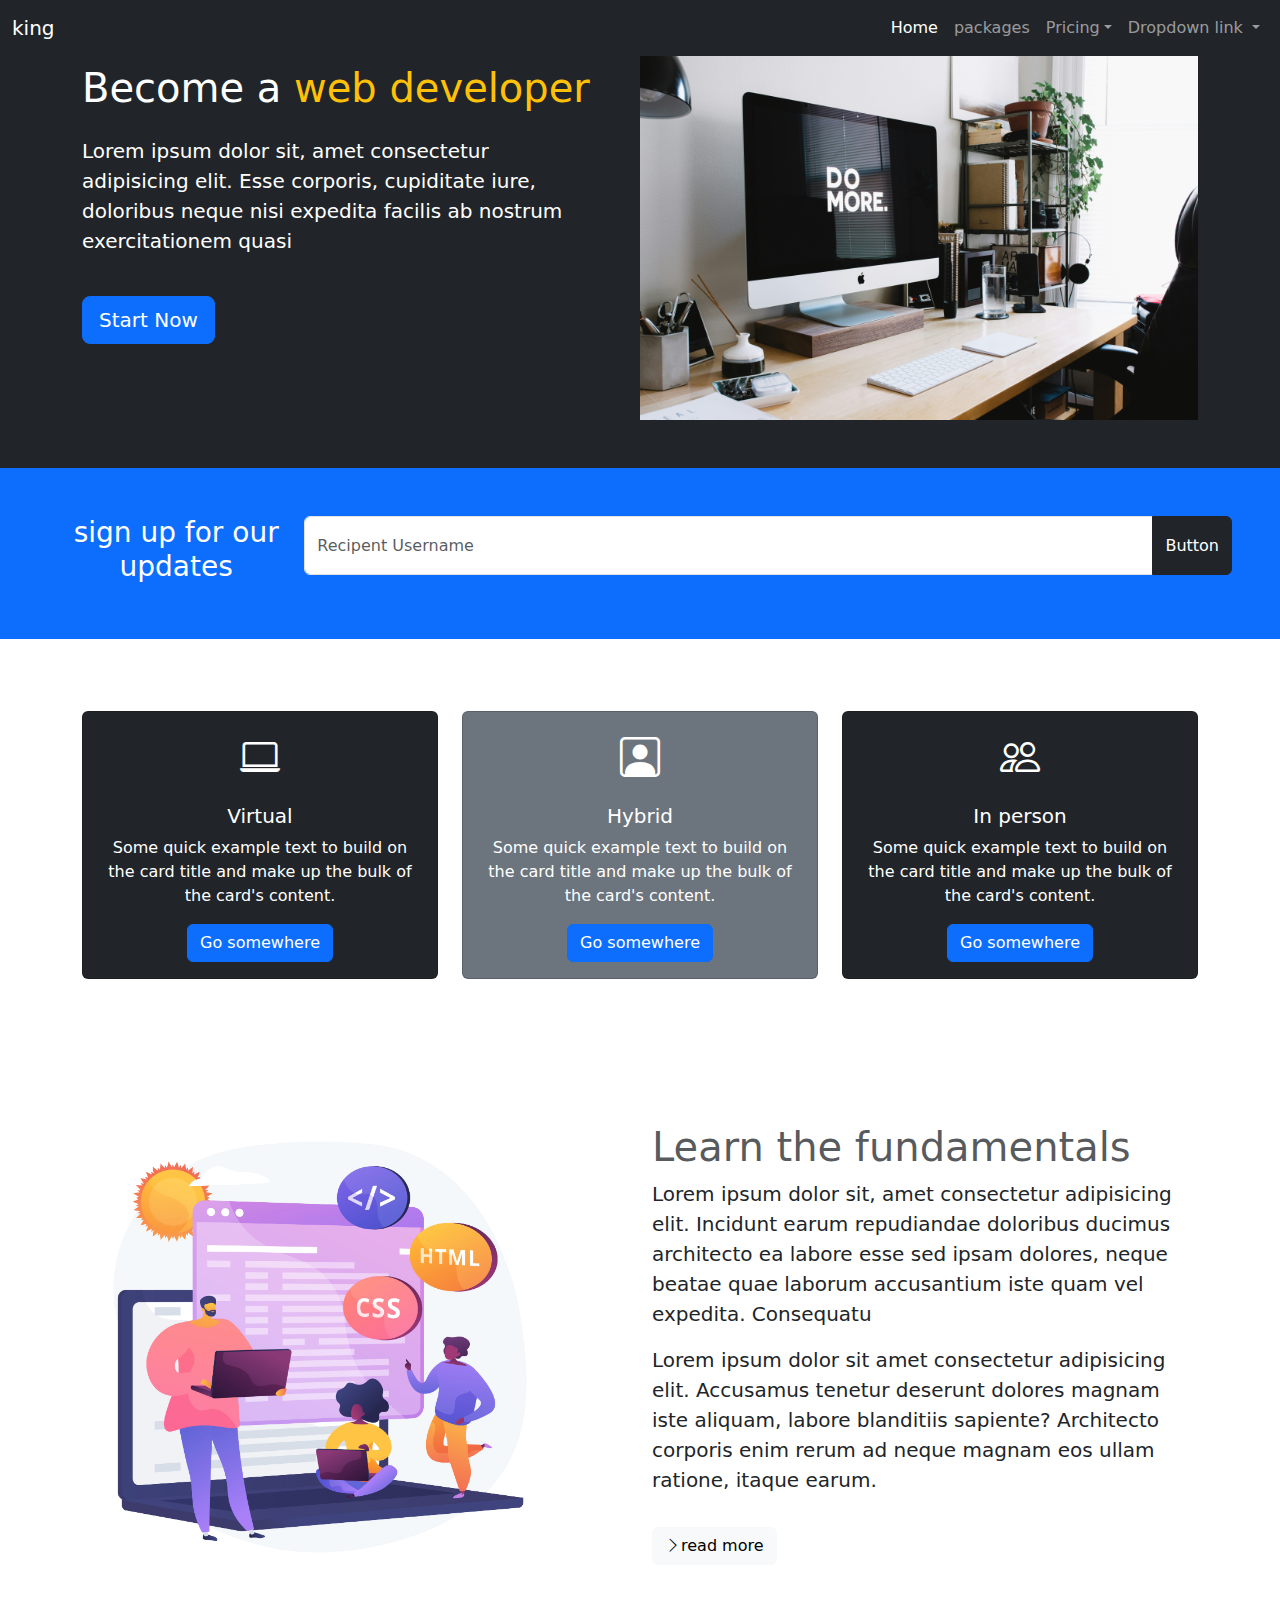
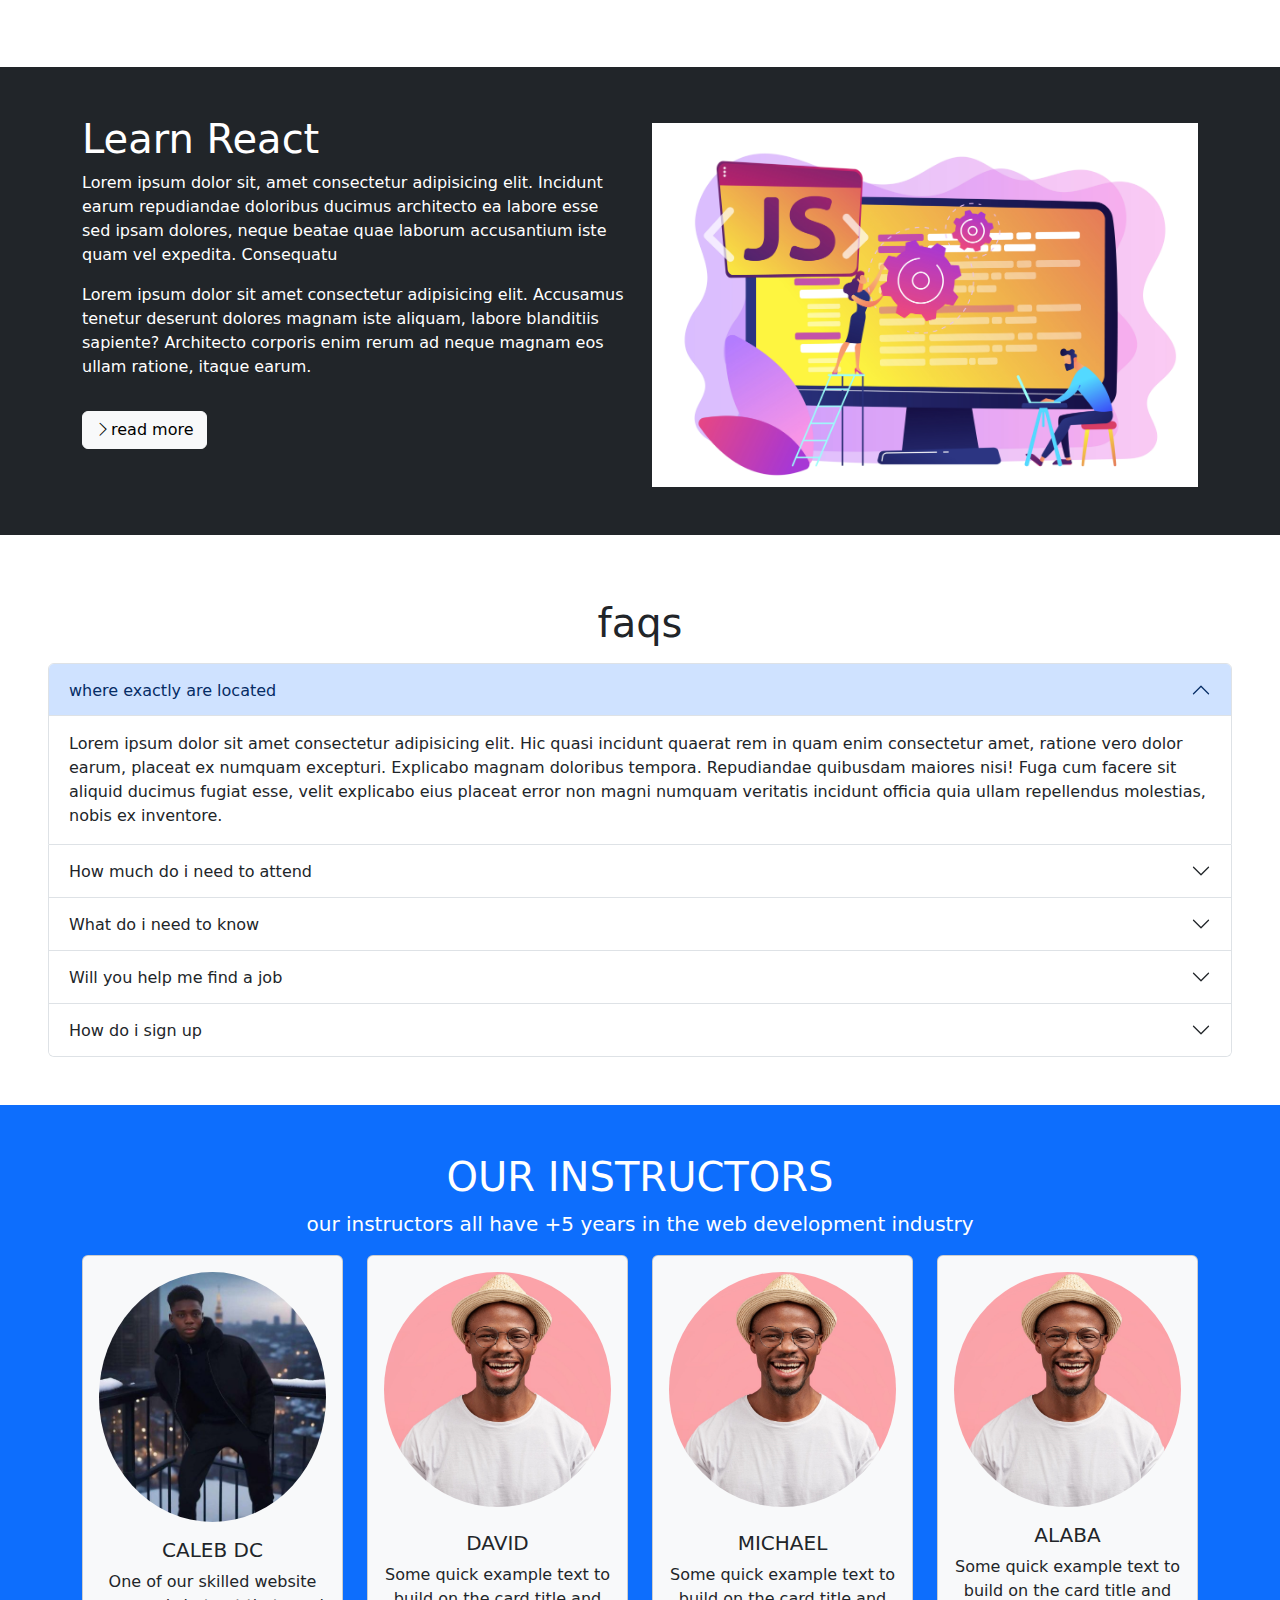
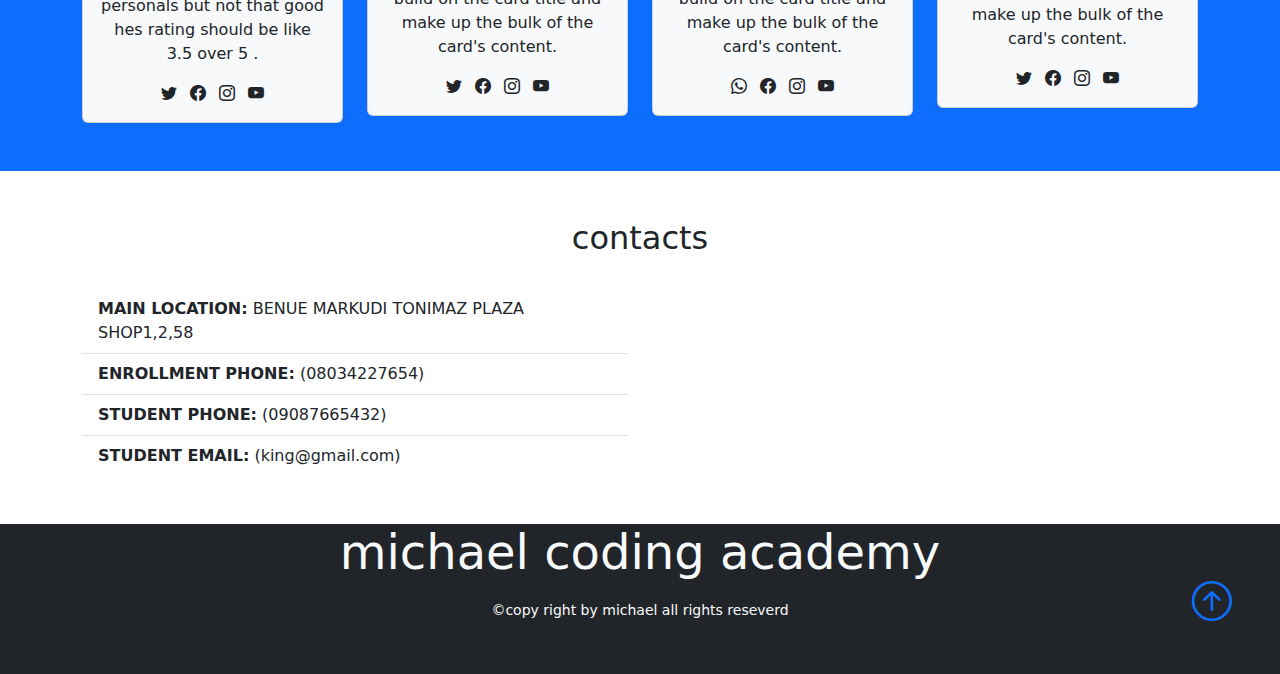
<file: boot strap video practice/gt/bt.html>
<!DOCTYPE html>
<html lang="en">
<head>
    <meta charset="UTF-8">
    <meta name="viewport" content="width=device-width, initial-scale=1.0">
    <title>boot strap practice two</title>
    <link rel="stylesheet" href="css/style_sheet.css">
    <link rel="stylesheet" href="css/bootstrap.min.css">
    <link rel="stylesheet" href="css/bootstrap.min.css.map">
    <link rel="stylesheet" href="https://cdn.jsdelivr.net/npm/bootstrap-icons@1.11.3/font/bootstrap-icons.min.css">
</head>
<body>
                <!-- navbar -->
    <div class="containe">
        <nav class="navbar navbar-expand-lg   bg-dark navbar-dark fixed-top ">
            <div class="container-fluid">
                <a class="navbar-brand" href="#">king</a>
                <button class="navbar-toggler" type="button" data-bs-toggle="collapse" data-bs-target="#navbarNavDropdown" aria-controls="navbarNavDropdown" aria-expanded="false" aria-label="Toggle navigation">
                <span class="navbar-toggler-icon"></span>
                </button>
                <div class="collapse navbar-collapse" id="navbarNavDropdown">
                <ul class="navbar-nav ms-auto">
                    <li class="nav-item">
                    <a class="nav-link active" aria-current="page" href="#super" data-bs-toggle="tab" data-bs-target="#super">Home</a>
                    </li>
                    <li class="nav-item">
                    <a class="nav-link" href="bot.html">packages</a>
                    </li>
                    <li class="nav-item dropdown">
                    <a class="nav-link dropdown-toggle" href="#" role="button" data-bs-toggle="dropdown" aria-expanded="false">Pricing</a>
                    <ul class="dropdown-menu" >
                        <li><a class="dropdown-item" href="#">great</a></li>
                        <li><a class="dropdown-item" href="#">brat action</a></li>
                        <li><a class="dropdown-item" href="#">Something else here</a></li>
                    </ul>
                    </li>
                    <li class="nav-item dropdown">
                    <a class="nav-link dropdown-toggle" href="#" role="button" data-bs-toggle="dropdown" aria-expanded="false">
                        Dropdown link
                    </a>
                    <ul class="dropdown-menu">
                        <li><a class="dropdown-item" href="#">tion</a></li>
                        <li><a class="dropdown-item" href="#">Another </a></li>
                        <li><a class="dropdown-item" href="#">Something else here</a></li>
                    </ul>
                    </li>
                </ul>
                </div>
            </div>
        </nav>

        <!-- showcase -->
        <div class="bg-dark text-white p-5  text-sm-start ">
            <div class="container">
                <div class="d-sm-flex">
                    <div class="text-center text-sm-start">
                        <h1 class="my-3">Become a <span class="text-warning">web developer</span></h1>
                        <p class="lead my-4">Lorem ipsum dolor sit, amet consectetur adipisicing elit. Esse corporis, cupiditate iure, doloribus neque nisi expedita facilis ab nostrum exercitationem quasi </p>
                       <button class="btn btn-primary btn-lg my-3" data-bs-target="#memodal" data-bs-toggle="modal">Start Now</button>
                    </div>
                    <img src="images/desk pic.jpg" alt="" class="img-fluid w-50 d-none d-sm-block im">
                </div>
            </div>
        </div>
                 <!-- newsletter -->
        <div class="bg-primary text-light p-5">
            <div class="contanier">
                <div class="d-md-flex justify-content-between align-items-centery">
                    <h3 class="text-white text-center">sign up for our updates</h3>

                    <div class="input-group mb-3 nameVeryWell ">
                        <input type="text" class="form-control" placeholder="Recipent Username">
                        <button class="btn btn-dark" type="button" id="button-addon2">Button</button>
                    </div>
                </div>  
            </div>
        </div>
                                        <!-- modal -->
        <div class="modal fade"id="memodal" tabindex="-1" aria-labelledby="modal-title" aria-hidden="true">
            <div class="modal-dialog">
                <div class="modal-content">
                    <div class="modal-header">
                        <h5 class="modal-title" id="modal-title">Before you download login here </h5>
                        <button type="button" class="btn-close" data-bs-dismiss="modal" aria-label="close"></button>
                    </div>
                    <div class="modal-body">
                        <div class="form-floating">
                            <input type="text" class="form-control" id="modal-email" placeholder="e.g michael">
                            <label for="username" class="form-label">username</label>
                        </div>
                       <div class="form-floating mt-4">
                        <input type="email" class="form-control" id="modal-email" placeholder="michael@gmail.com">
                        <label for="modal-email" class="form-label ">Your email address</label>
                       </div>
                      
                        <button class="btn btn-primary mt-3 ">update</button>
                    </div>
                    <div class="modal-footer">
                        <button class="btn btn-primary">submit</button>
                    </div>
                </div>
            </div>
      </div>


        <div class="p-5">
            <div class="container">
                <div class="row">
                    <div class="col-md mt-4">
                        <div class="card px-0 bg-dark " >
                            <div class="card-body text-center text-white text-start">
                                <div class="mb-3 fs"><i class="bi bi-laptop "></i></div>
                                <h5 class="card-title">Virtual</h5>
                                <p class="card-text">Some quick example text to build on the card title and make up the bulk of the card's content.</p>
                                <a href="#" class="btn btn-primary">Go somewhere</a>
                            </div>
                        </div>
                    </div>
                    <div class="col-md mt-4">
                        <div class="card px-0 bg-secondary " >
                            <div class="card-body text-center text-white ">
                                <div class="fs mb-3"><i class="bi bi-person-square"></i></div>
                                <h5 class="card-title">Hybrid</h5>
                                <p class="card-text">Some quick example text to build on the card title and make up the bulk of the card's content.</p>
                                <a href="#" class="btn btn-primary">Go somewhere</a>
                            </div>
                        </div>
                    </div>
                    <div class="col-md-4 mt-4">
                        <div class="card px-0 bg-dark " >
                            <div class="card-body text-center text-white ">
                                <div class="fs mb-3"><i class="bi bi-people"></i></div>
                                <h5 class="card-title">In person</h5>
                                <p class="card-text">Some quick example text to build on the card title and make up the bulk of the card's content.</p>
                                <a href="#" class="btn btn-primary">Go somewhere</a>
                            </div>
                        </div>
                    </div>
                </div>
            </div>
        </div>
                                        <!-- fundamentals -->
        <div class="p-5">
            <div class="containe">
                <div class="row align-items-cente justify-content-betwee">
                    <div class="col-md">
                        <img src="images/ht.jpg" alt="" class="img-fluid ">
                    </div>
                    <div class="col-md p-5">
                        <h1 class="text-muted">Learn the fundamentals </h1> 
                        <p class="lead">Lorem ipsum dolor sit, amet consectetur adipisicing elit. Incidunt earum repudiandae doloribus ducimus architecto ea labore esse sed ipsam dolores, neque beatae quae laborum accusantium iste quam vel expedita. Consequatu</p>
                        <p class="lead">Lorem ipsum dolor sit amet consectetur adipisicing elit. Accusamus tenetur deserunt dolores magnam iste aliquam, labore blanditiis sapiente? Architecto corporis enim rerum ad neque magnam eos ullam ratione, itaque earum.
                        </p>
                        <a href="">
                            <button class="btn btn-light mt-3"><i class="bi bi-chevron-right"></i>read more</button>
                        </a>
                    </div>
                </div>
            </div>
        </div>
                              
        <div class="p-5 bg-dark text-white">
            <div class="container">
                <div class="row align-items-cente justify-content-betwee">
                    <div class="col-md p-">
                        <h1 class="">Learn  React</h1> 
                        <p class="">Lorem ipsum dolor sit, amet consectetur adipisicing elit. Incidunt earum repudiandae doloribus ducimus architecto ea labore esse sed ipsam dolores, neque beatae quae laborum accusantium iste quam vel expedita. Consequatu</p>
                        <p class="lea">Lorem ipsum dolor sit amet consectetur adipisicing elit. Accusamus tenetur deserunt dolores magnam iste aliquam, labore blanditiis sapiente? Architecto corporis enim rerum ad neque magnam eos ullam ratione, itaque earum.
                        </p>
                        <a href="">
                            <button class="btn btn-light mt-3"><i class="bi bi-chevron-right"></i>read more</button>
                        </a>
                    </div>
                    <div class="col-md ">
                        <img src="images/java.jpg" alt="" class="img-fluid mt-2">
                    </div>
                </div>
            </div>
        </div>


                            <!-- asked qusetion -->
        <div id="faqs"> 
            <div class="accordion w-7 mx-auto p-5" id="accordionExample">
                <p class="h1 text-center  my-3">faqs</p> 
                <div class="accordion-item">
                  <h2 class="accordion-header">
                    <button class="accordion-button" type="button" data-bs-toggle="collapse" data-bs-target="#collapseOne" aria-expanded="true" aria-controls="collapseOne">
                      where exactly are located
                    </button>
                  </h2>
                  <div id="collapseOne" class="accordion-collapse collapse show" data-bs-parent="#accordionExample">
                    <div class="accordion-body">
                      Lorem ipsum dolor sit amet consectetur adipisicing elit. Hic quasi incidunt quaerat rem in quam enim consectetur amet, ratione vero dolor earum, placeat ex numquam excepturi. Explicabo magnam doloribus tempora.
                      Repudiandae quibusdam maiores nisi! Fuga cum facere sit aliquid ducimus fugiat esse, velit explicabo eius placeat error non magni numquam veritatis incidunt officia quia ullam repellendus molestias, nobis ex inventore.
                    </div>
                  </div>
                </div>
                <div class="accordion-item">
                  <h2 class="accordion-header">
                    <button class="accordion-button collapsed" type="button" data-bs-toggle="collapse" data-bs-target="#collapseTwo" aria-expanded="false" aria-controls="collapseTwo">
                      How much do i need to attend
                    </button>
                  </h2>
                  <div id="collapseTwo" class="accordion-collapse collapse" data-bs-parent="#accordionExample">
                    <div class="accordion-body">
                      Lorem ipsum dolor, sit amet consectetur adipisicing elit. Culpa praesentium reiciendis commodi tempore sapiente. Aspernatur aut, quaerat nulla odit placeat, sed molestiae perspiciatis repellat, sequi labore voluptates libero tempora delectus.
                      Quibusdam eos doloribus rem unde recusandae sit, possimus laborum inventore eum aspernatur ut deserunt nobis animi nemo optio cumque, debitis reiciendis distinctio vel magni expedita? Magnam nam provident maiores optio!
                    </div>
                  </div>
                </div>
                <div class="accordion-item">
                  <h2 class="accordion-header">
                    <button class="accordion-button collapsed" type="button" data-bs-toggle="collapse" data-bs-target="#collapseThree" aria-expanded="false" aria-controls="collapseThree">
                      What do i need to know
                    </button>
                  </h2>
                  <div id="collapseThree" class="accordion-collapse collapse" data-bs-parent="#accordionExample">
                        <div class="accordion-body">
                          Lorem ipsum dolor sit amet consectetur adipisicing elit. Debitis similique eaque assumenda, quod libero alias ad. Neque est officia aut? Iusto blanditiis fugiat quis dignissimos exercitationem sed cumque magnam fugit.
                          Odit, voluptatum porro. Deserunt iusto voluptatum aliquid laboriosam. Cum, consectetur at blanditiis porro beatae nam quod ad vero itaque, minima rerum enim sint tempore omnis? Ab ratione ad culpa dolore!
                        </div>
                  </div>
                </div>
                
                <div class="accordion-item">
                    <h2 class="accordion-header">
                      <button class="accordion-button collapsed" type="button" data-bs-toggle="collapse" data-bs-target="#collapsefour" aria-expanded="false" aria-controls="collapseTwo">
                        Will you help me find a job
                      </button>
                    </h2>
                    <div id="collapsefour" class="accordion-collapse collapse" data-bs-parent="#accordionExample">
                      <div class="accordion-body">
                        Lorem ipsum dolor, sit amet consectetur adipisicing elit. Et inventore dignissimos eum aperiam quaerat adipisci assumenda non explicabo ab quo. Molestiae eaque quo voluptas voluptatem nostrum maiores blanditiis nesciunt repudiandae?
                        Deleniti, tempora consequuntur suscipit exercitationem culpa reprehenderit similique incidunt eveniet eos maiores modi doloremque aliquid explicabo. Consequatur, magni beatae. Magni, voluptatibus fugiat aliquam facere officia facilis aut nesciunt dolore officiis.
                      </div>
                    </div>
                </div>

                <div class="accordion-item">
                    <h2 class="accordion-header">
                      <button class="accordion-button collapsed" type="button" data-bs-toggle="collapse" data-bs-target="#collapsefive" aria-expanded="false" aria-controls="collapseTwo">
                        How do i sign up
                      </button>
                    </h2>
                    <div id="collapsefive" class="accordion-collapse collapse" data-bs-parent="#accordionExample">
                      <div class="accordion-body">
                        Lorem ipsum dolor sit, amet consectetur adipisicing elit. Fuga nostrum temporibus harum tempore hic quidem adipisci commodi id officia ipsam nam quas vitae possimus consequuntur, sunt dolor magnam optio nobis?
                        Illum quia eos quam similique magni eveniet delectus libero aut? Cumque cupiditate odio eaque alias, dolorum tenetur quasi itaque repellendus consequatur perferendis delectus eos esse molestias magni rem dolores nisi?
                      </div>
                    </div>
                </div>
            </div>
        </div>

        <div class="bg-primary p-5">
            <div class="container">
                <h1 class="text-center text-white">OUR INSTRUCTORS</h1>
                <p class="lead text-center text-white">our instructors all have +5 years in the  web development industry </p>

                <div class="row g-4">
                    <div class="col-md-6 col-lg-3">
                        <div class="card px-0 bg-light" >
                            <div class="card-body text-center text-dark text-start">
                                <div class="mb-3 fs"><img src="images/caleb 1.png" alt="" class="rounded-circle img-fluid  mj"></div>
                                <h5 class="card-title">CALEB DC</h5>
                                <p class="card-text"> One of our skilled website personals but not that good hes rating should be like 3.5 over 5 .</p>
                                <a href="#" class=""><i class="bi bi-twitter text-dark mx-1"></i></a>
                                <a href="#" class=""><i class="bi bi-facebook text-dark mx-1"></i></a>
                                <a href="#" class=""><i class="bi bi-instagram text-dark mx-1"></i></a>
                                <a href="#" class=""><i class="bi bi-youtube text-dark mx-1"></i></a>
                            </div>
                        </div>
                    </div>

                    <div class="col-md-6 col-lg-3">
                        <div class="card px-0 bg-light" >
                            <div class="card-body text-center text-dark text-start">
                                <div class="mb-4 "><img src="images/man.jpg" alt="" class="rounded-circle img-fluid "></div>
                                <h5 class="card-title">DAVID</h5>
                                <p class="card-text">Some quick example text to build on the card title and make up the bulk of the card's content.</p>
                                <a href="#" class=""><i class="bi bi-twitter text-dark mx-1"></i></a>
                                <a href="#" class=""><i class="bi bi-facebook text-dark mx-1"></i></a>
                                <a href="#" class=""><i class="bi bi-instagram text-dark mx-1"></i></a>
                                <a href="#" class=""><i class="bi bi-youtube text-dark mx-1"></i></a>
                            </div>
                        </div>
                    </div>

                    <div class="col-md-6 col-lg-3">
                        <div class="card px-0 bg-light" >
                            <div class="card-body text-center text-dark text-start">
                                <div class="mb-4"><img src="images/man.jpg" alt="" class="rounded-circle img-fluid "></div>
                                <h5 class="card-title">MICHAEL</h5>
                                <p class="card-text">Some quick example text to build on the card title and make up the bulk of the card's content.</p>
                                <a href="#" class=""><i class="bi bi-whatsapp text-dark mx-1"></i></a>
                                <a href="#" class=""><i class="bi bi-facebook text-dark mx-1"></i></a>
                                <a href="#" class=""><i class="bi bi-instagram text-dark mx-1"></i></a>
                                <a href="#" class=""><i class="bi bi-youtube text-dark mx-1"></i></a>
                            </div>
                        </div>
                    </div>

                    <div class="col-md-6 col-lg-3">
                        <div class="card px-0 bg-light" >
                            <div class="card-body text-center text-dark text-start">
                                <div class="mb-3 fs"><img src="images/man.jpg" alt="" class="rounded-circle img-fluid "></div>
                                <h5 class="card-title">ALABA</h5>
                                <p class="card-text">Some quick example text to build on the card title and make up the bulk of the card's content.</p>
                                <a href="#" class=""><i class="bi bi-twitter text-dark mx-1"></i></a>
                                <a href="#" class=""><i class="bi bi-facebook text-dark mx-1"></i></a>
                                <a href="#" class=""><i class="bi bi-instagram text-dark mx-1"></i></a>
                                <a href="#" class=""><i class="bi bi-youtube text-dark mx-1"></i></a>
                            </div>
                        </div>
                    </div>
                </div>
            </div>
        </div>


        <div class="p-5">
            <div class="container">
                <div class="row g-4">
                    <h2 class="text-center">
                        contacts
                    </h2>
                    <div class="col-md-6">
                        <ul class="list-group list-group-flush">
                            <li class="list-group-item">
                                <span class="fw-bold">MAIN LOCATION:</span> BENUE MARKUDI TONIMAZ PLAZA SHOP1,2,58
                            </li>
                            <li class="list-group-item">
                                <span class="fw-bold">ENROLLMENT PHONE:</span> (08034227654)
                            </li>
                            <li class="list-group-item">
                                <span class="fw-bold">STUDENT PHONE:</span> (09087665432)
                            </li>
                            <li class="list-group-item">
                                <span class="fw-bold">STUDENT EMAIL:</span> (king@gmail.com)
                            </li>
                        </ul>
                    </div>
                </div>
            </div>
        </div>



    </div>
    <div class="fotter bg-dark width-100 position-relative" style="height: 150px;">
        <div class="c text-light text-center">
            <p class="display-5 mb-3">michael coding academy</p>
            <small>&copy;copy right by michael all rights reseverd</small>
            <a href="#" class="position-absolute bottom-0 end-0 p-5">
                <i class="bi bi-arrow-up-circle h1"></i>
            </a>
        </div>
    </div>

    <script src="js/bootstrap.bundle.min.js"></script>
</body>
</html>
</file>
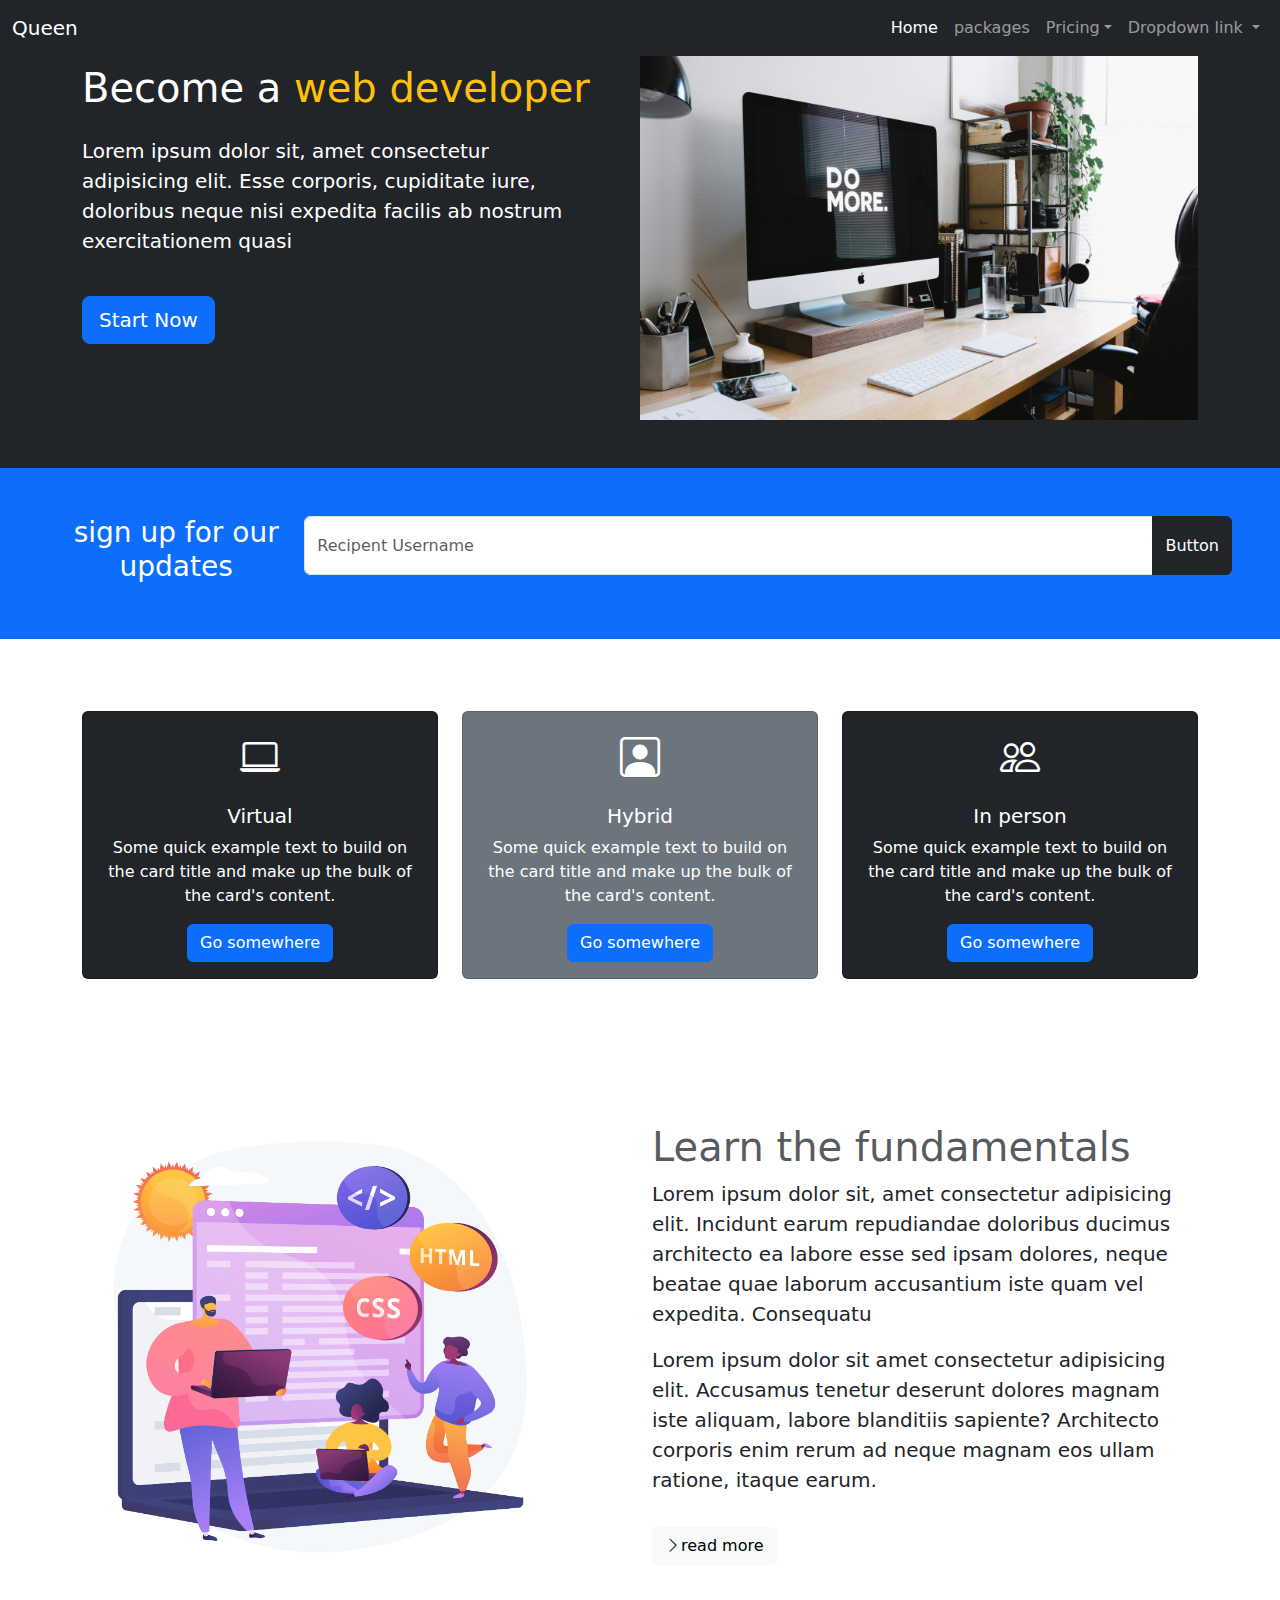
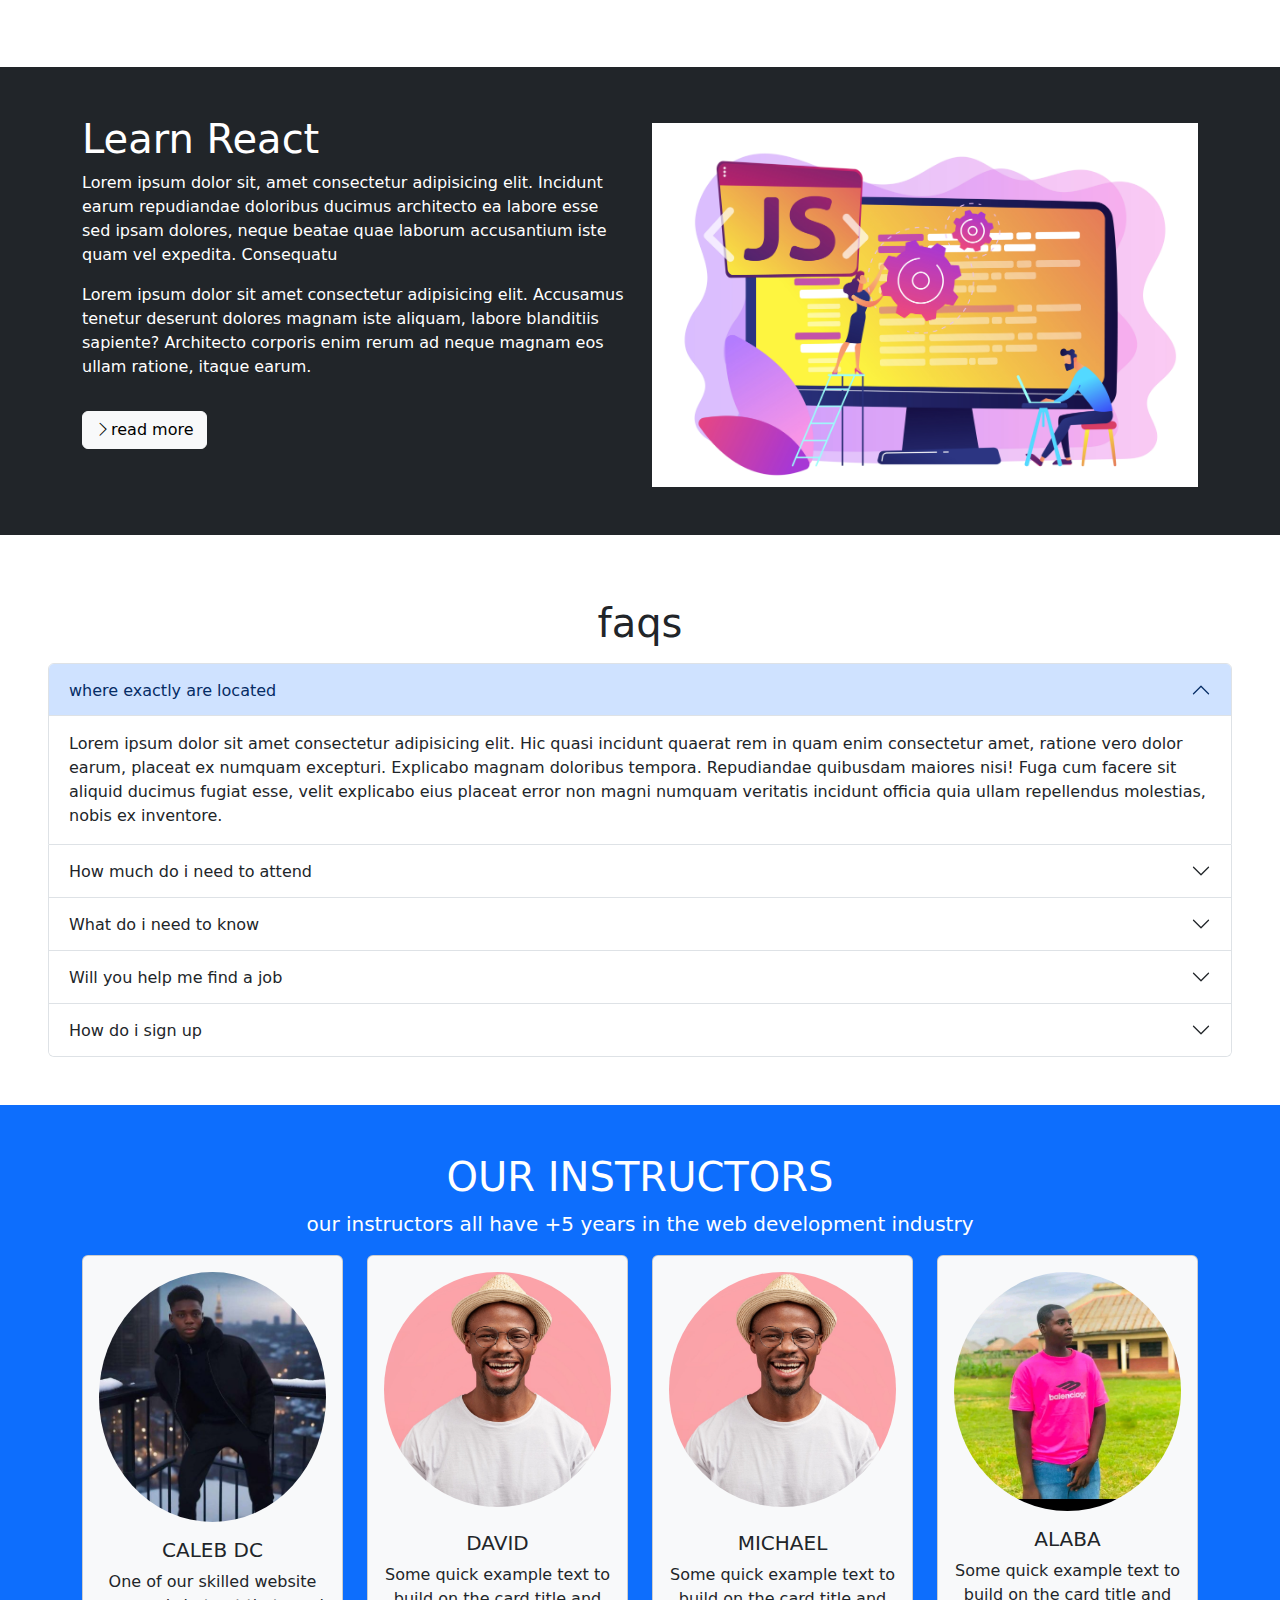
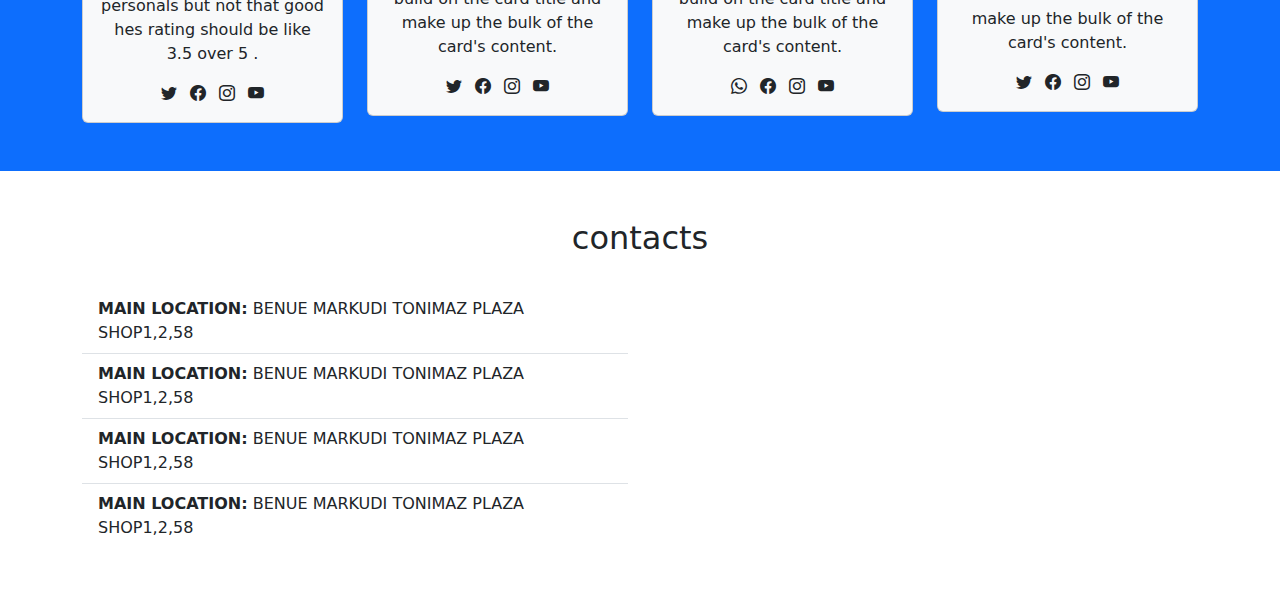
<file: boot strap video practice/gt/hg.html>
<!DOCTYPE html>
<html lang="en">
<head>
    <meta charset="UTF-8">
    <meta name="viewport" content="width=device-width, initial-scale=1.0">
    <title>Hg Website</title>
    <link rel="stylesheet" href="css/style_sheet.css">
    <link rel="stylesheet" href="css/bootstrap.min.css">
    <link rel="stylesheet" href="css/bootstrap.min.css.map">
    <link rel="stylesheet" href="https://cdn.jsdelivr.net/npm/bootstrap-icons@1.11.3/font/bootstrap-icons.min.css">
</head>
<body>
                <!-- navbar -->
    <div class="containe">
        <nav class="navbar navbar-expand-lg   bg-dark navbar-dark fixed-top ">
            <div class="container-fluid">
                <a class="navbar-brand" href="#">Queen</a>
                <button class="navbar-toggler" type="button" data-bs-toggle="collapse" data-bs-target="#navbarNavDropdown" aria-controls="navbarNavDropdown" aria-expanded="false" aria-label="Toggle navigation">
                <span class="navbar-toggler-icon"></span>
                </button>
                <div class="collapse navbar-collapse" id="navbarNavDropdown">
                <ul class="navbar-nav ms-auto">
                    <li class="nav-item">
                    <a class="nav-link active" aria-current="page" href="#super" data-bs-toggle="tab" data-bs-target="#super">Home</a>
                    </li>
                    <li class="nav-item">
                    <a class="nav-link" href="bot.html">packages</a>
                    </li>
                    <li class="nav-item dropdown">
                    <a class="nav-link dropdown-toggle" href="#" role="button" data-bs-toggle="dropdown" aria-expanded="false">Pricing</a>
                    <ul class="dropdown-menu" >
                        <li><a class="dropdown-item" href="#">great</a></li>
                        <li><a class="dropdown-item" href="#">brat action</a></li>
                        <li><a class="dropdown-item" href="#">Something else here</a></li>
                    </ul>
                    </li>
                    <li class="nav-item dropdown">
                    <a class="nav-link dropdown-toggle" href="#" role="button" data-bs-toggle="dropdown" aria-expanded="false">
                        Dropdown link
                    </a>
                    <ul class="dropdown-menu">
                        <li><a class="dropdown-item" href="#">tion</a></li>
                        <li><a class="dropdown-item" href="#">Another </a></li>
                        <li><a class="dropdown-item" href="#">Something else here</a></li>
                    </ul>
                    </li>
                </ul>
                </div>
            </div>
        </nav>

        <!-- showcase -->
        <div class="bg-dark text-white p-5  text-sm-start ">
            <div class="container">
                <div class="d-sm-flex">
                    <div class="text-center text-sm-start">
                        <h1 class="my-3">Become a <span class="text-warning">web developer</span></h1>
                        <p class="lead my-4">Lorem ipsum dolor sit, amet consectetur adipisicing elit. Esse corporis, cupiditate iure, doloribus neque nisi expedita facilis ab nostrum exercitationem quasi </p>
                       <button class="btn btn-primary btn-lg my-3">Start Now</button>
                    </div>
                    <img src="images/desk pic.jpg" alt="" class="img-fluid w-50 d-none d-sm-block im">
                </div>
            </div>
        </div>
                 <!-- newsletter -->
        <div class="bg-primary text-light p-5">
            <div class="contanier">
                <div class="d-md-flex justify-content-between align-items-centery">
                    <h3 class="text-white text-center">sign up for our updates</h3>

                    <div class="input-group mb-3 nameVeryWell ">
                        <input type="text" class="form-control" placeholder="Recipent Username">
                        <button class="btn btn-dark" type="button" id="button-addon2">Button</button>
                    </div>
                </div>  
            </div>
        </div>

        <div class="p-5">
            <div class="container">
                <div class="row">
                    <div class="col-md mt-4">
                        <div class="card px-0 bg-dark " >
                            <div class="card-body text-center text-white text-start">
                                <div class="mb-3 fs"><i class="bi bi-laptop "></i></div>
                                <h5 class="card-title">Virtual</h5>
                                <p class="card-text">Some quick example text to build on the card title and make up the bulk of the card's content.</p>
                                <a href="#" class="btn btn-primary">Go somewhere</a>
                            </div>
                        </div>
                    </div>
                    <div class="col-md mt-4">
                        <div class="card px-0 bg-secondary " >
                            <div class="card-body text-center text-white ">
                                <div class="fs mb-3"><i class="bi bi-person-square"></i></div>
                                <h5 class="card-title">Hybrid</h5>
                                <p class="card-text">Some quick example text to build on the card title and make up the bulk of the card's content.</p>
                                <a href="#" class="btn btn-primary">Go somewhere</a>
                            </div>
                        </div>
                    </div>
                    <div class="col-md-4 mt-4">
                        <div class="card px-0 bg-dark " >
                            <div class="card-body text-center text-white ">
                                <div class="fs mb-3"><i class="bi bi-people"></i></div>
                                <h5 class="card-title">In person</h5>
                                <p class="card-text">Some quick example text to build on the card title and make up the bulk of the card's content.</p>
                                <a href="#" class="btn btn-primary">Go somewhere</a>
                            </div>
                        </div>
                    </div>
                </div>
            </div>
        </div>
                                        <!-- fundamentals -->
        <div class="p-5">
            <div class="containe">
                <div class="row align-items-cente justify-content-betwee">
                    <div class="col-md">
                        <img src="images/ht.jpg" alt="" class="img-fluid ">
                    </div>
                    <div class="col-md p-5">
                        <h1 class="text-muted">Learn the fundamentals </h1> 
                        <p class="lead">Lorem ipsum dolor sit, amet consectetur adipisicing elit. Incidunt earum repudiandae doloribus ducimus architecto ea labore esse sed ipsam dolores, neque beatae quae laborum accusantium iste quam vel expedita. Consequatu</p>
                        <p class="lead">Lorem ipsum dolor sit amet consectetur adipisicing elit. Accusamus tenetur deserunt dolores magnam iste aliquam, labore blanditiis sapiente? Architecto corporis enim rerum ad neque magnam eos ullam ratione, itaque earum.
                        </p>
                        <a href="">
                            <button class="btn btn-light mt-3"><i class="bi bi-chevron-right"></i>read more</button>
                        </a>
                    </div>
                </div>
            </div>
        </div>
                              
        <div class="p-5 bg-dark text-white">
            <div class="container">
                <div class="row align-items-cente justify-content-betwee">
                    <div class="col-md p-">
                        <h1 class="">Learn  React</h1> 
                        <p class="">Lorem ipsum dolor sit, amet consectetur adipisicing elit. Incidunt earum repudiandae doloribus ducimus architecto ea labore esse sed ipsam dolores, neque beatae quae laborum accusantium iste quam vel expedita. Consequatu</p>
                        <p class="lea">Lorem ipsum dolor sit amet consectetur adipisicing elit. Accusamus tenetur deserunt dolores magnam iste aliquam, labore blanditiis sapiente? Architecto corporis enim rerum ad neque magnam eos ullam ratione, itaque earum.
                        </p>
                        <a href="">
                            <button class="btn btn-light mt-3"><i class="bi bi-chevron-right"></i>read more</button>
                        </a>
                    </div>
                    <div class="col-md ">
                        <img src="images/java.jpg" alt="" class="img-fluid mt-2">
                    </div>
                </div>
            </div>
        </div>


                            <!-- asked qusetion -->
        <div id="faqs"> 
            <div class="accordion w-7 mx-auto p-5" id="accordionExample">
                <p class="h1 text-center  my-3">faqs</p> 
                <div class="accordion-item">
                  <h2 class="accordion-header">
                    <button class="accordion-button" type="button" data-bs-toggle="collapse" data-bs-target="#collapseOne" aria-expanded="true" aria-controls="collapseOne">
                      where exactly are located
                    </button>
                  </h2>
                  <div id="collapseOne" class="accordion-collapse collapse show" data-bs-parent="#accordionExample">
                    <div class="accordion-body">
                      Lorem ipsum dolor sit amet consectetur adipisicing elit. Hic quasi incidunt quaerat rem in quam enim consectetur amet, ratione vero dolor earum, placeat ex numquam excepturi. Explicabo magnam doloribus tempora.
                      Repudiandae quibusdam maiores nisi! Fuga cum facere sit aliquid ducimus fugiat esse, velit explicabo eius placeat error non magni numquam veritatis incidunt officia quia ullam repellendus molestias, nobis ex inventore.
                    </div>
                  </div>
                </div>
                <div class="accordion-item">
                  <h2 class="accordion-header">
                    <button class="accordion-button collapsed" type="button" data-bs-toggle="collapse" data-bs-target="#collapseTwo" aria-expanded="false" aria-controls="collapseTwo">
                      How much do i need to attend
                    </button>
                  </h2>
                  <div id="collapseTwo" class="accordion-collapse collapse" data-bs-parent="#accordionExample">
                    <div class="accordion-body">
                      Lorem ipsum dolor, sit amet consectetur adipisicing elit. Culpa praesentium reiciendis commodi tempore sapiente. Aspernatur aut, quaerat nulla odit placeat, sed molestiae perspiciatis repellat, sequi labore voluptates libero tempora delectus.
                      Quibusdam eos doloribus rem unde recusandae sit, possimus laborum inventore eum aspernatur ut deserunt nobis animi nemo optio cumque, debitis reiciendis distinctio vel magni expedita? Magnam nam provident maiores optio!
                    </div>
                  </div>
                </div>
                <div class="accordion-item">
                  <h2 class="accordion-header">
                    <button class="accordion-button collapsed" type="button" data-bs-toggle="collapse" data-bs-target="#collapseThree" aria-expanded="false" aria-controls="collapseThree">
                      What do i need to know
                    </button>
                  </h2>
                  <div id="collapseThree" class="accordion-collapse collapse" data-bs-parent="#accordionExample">
                        <div class="accordion-body">
                          Lorem ipsum dolor sit amet consectetur adipisicing elit. Debitis similique eaque assumenda, quod libero alias ad. Neque est officia aut? Iusto blanditiis fugiat quis dignissimos exercitationem sed cumque magnam fugit.
                          Odit, voluptatum porro. Deserunt iusto voluptatum aliquid laboriosam. Cum, consectetur at blanditiis porro beatae nam quod ad vero itaque, minima rerum enim sint tempore omnis? Ab ratione ad culpa dolore!
                        </div>
                  </div>
                </div>
                
                <div class="accordion-item">
                    <h2 class="accordion-header">
                      <button class="accordion-button collapsed" type="button" data-bs-toggle="collapse" data-bs-target="#collapsefour" aria-expanded="false" aria-controls="collapseTwo">
                        Will you help me find a job
                      </button>
                    </h2>
                    <div id="collapsefour" class="accordion-collapse collapse" data-bs-parent="#accordionExample">
                      <div class="accordion-body">
                        Lorem ipsum dolor, sit amet consectetur adipisicing elit. Et inventore dignissimos eum aperiam quaerat adipisci assumenda non explicabo ab quo. Molestiae eaque quo voluptas voluptatem nostrum maiores blanditiis nesciunt repudiandae?
                        Deleniti, tempora consequuntur suscipit exercitationem culpa reprehenderit similique incidunt eveniet eos maiores modi doloremque aliquid explicabo. Consequatur, magni beatae. Magni, voluptatibus fugiat aliquam facere officia facilis aut nesciunt dolore officiis.
                      </div>
                    </div>
                </div>

                <div class="accordion-item">
                    <h2 class="accordion-header">
                      <button class="accordion-button collapsed" type="button" data-bs-toggle="collapse" data-bs-target="#collapsefive" aria-expanded="false" aria-controls="collapseTwo">
                        How do i sign up
                      </button>
                    </h2>
                    <div id="collapsefive" class="accordion-collapse collapse" data-bs-parent="#accordionExample">
                      <div class="accordion-body">
                        Lorem ipsum dolor sit, amet consectetur adipisicing elit. Fuga nostrum temporibus harum tempore hic quidem adipisci commodi id officia ipsam nam quas vitae possimus consequuntur, sunt dolor magnam optio nobis?
                        Illum quia eos quam similique magni eveniet delectus libero aut? Cumque cupiditate odio eaque alias, dolorum tenetur quasi itaque repellendus consequatur perferendis delectus eos esse molestias magni rem dolores nisi?
                      </div>
                    </div>
                </div>
            </div>
        </div>

        <div class="bg-primary p-5">
            <div class="container">
                <h1 class="text-center text-white">OUR INSTRUCTORS</h1>
                <p class="lead text-center text-white">our instructors all have +5 years in the  web development industry </p>

                <div class="row g-4">
                    <div class="col-md-6 col-lg-3">
                        <div class="card px-0 bg-light" >
                            <div class="card-body text-center text-dark text-start">
                                <div class="mb-3 fs"><img src="images/caleb 1.png" alt="" class="rounded-circle img-fluid  mj"></div>
                                <h5 class="card-title">CALEB DC</h5>
                                <p class="card-text"> One of our skilled website personals but not that good hes rating should be like 3.5 over 5 .</p>
                                <a href="#" class=""><i class="bi bi-twitter text-dark mx-1"></i></a>
                                <a href="#" class=""><i class="bi bi-facebook text-dark mx-1"></i></a>
                                <a href="#" class=""><i class="bi bi-instagram text-dark mx-1"></i></a>
                                <a href="#" class=""><i class="bi bi-youtube text-dark mx-1"></i></a>
                            </div>
                        </div>
                    </div>

                    <div class="col-md-6 col-lg-3">
                        <div class="card px-0 bg-light" >
                            <div class="card-body text-center text-dark text-start">
                                <div class="mb-4 "><img src="images/man.jpg" alt="" class="rounded-circle img-fluid "></div>
                                <h5 class="card-title">DAVID</h5>
                                <p class="card-text">Some quick example text to build on the card title and make up the bulk of the card's content.</p>
                                <a href="#" class=""><i class="bi bi-twitter text-dark mx-1"></i></a>
                                <a href="#" class=""><i class="bi bi-facebook text-dark mx-1"></i></a>
                                <a href="#" class=""><i class="bi bi-instagram text-dark mx-1"></i></a>
                                <a href="#" class=""><i class="bi bi-youtube text-dark mx-1"></i></a>
                            </div>
                        </div>
                    </div>

                    <div class="col-md-6 col-lg-3">
                        <div class="card px-0 bg-light" >
                            <div class="card-body text-center text-dark text-start">
                                <div class="mb-4"><img src="images/man.jpg" alt="" class="rounded-circle img-fluid "></div>
                                <h5 class="card-title">MICHAEL</h5>
                                <p class="card-text">Some quick example text to build on the card title and make up the bulk of the card's content.</p>
                                <a href="#" class=""><i class="bi bi-whatsapp text-dark mx-1"></i></a>
                                <a href="#" class=""><i class="bi bi-facebook text-dark mx-1"></i></a>
                                <a href="#" class=""><i class="bi bi-instagram text-dark mx-1"></i></a>
                                <a href="#" class=""><i class="bi bi-youtube text-dark mx-1"></i></a>
                            </div>
                        </div>
                    </div>

                    <div class="col-md-6 col-lg-3">
                        <div class="card px-0 bg-light" >
                            <div class="card-body text-center text-dark text-start">
                                <div class="mb-3 fs"><img src="images/alaba.jpg" alt="" class="rounded-circle img-fluid "></div>
                                <h5 class="card-title">ALABA</h5>
                                <p class="card-text">Some quick example text to build on the card title and make up the bulk of the card's content.</p>
                                <a href="#" class=""><i class="bi bi-twitter text-dark mx-1"></i></a>
                                <a href="#" class=""><i class="bi bi-facebook text-dark mx-1"></i></a>
                                <a href="#" class=""><i class="bi bi-instagram text-dark mx-1"></i></a>
                                <a href="#" class=""><i class="bi bi-youtube text-dark mx-1"></i></a>
                            </div>
                        </div>
                    </div>
                </div>
            </div>
        </div>

        <div class="p-5">
            <div class="container">
                <div class="row g-4">
                    <h2 class="text-center">
                        contacts
                    </h2>
                    <div class="col-md-6">
                        <ul class="list-group list-group-flush">
                            <li class="list-group-item">
                                <span class="fw-bold">MAIN LOCATION:</span> BENUE MARKUDI TONIMAZ PLAZA SHOP1,2,58
                            </li>
                            <li class="list-group-item">
                                <span class="fw-bold">MAIN LOCATION:</span> BENUE MARKUDI TONIMAZ PLAZA SHOP1,2,58
                            </li>
                            <li class="list-group-item">
                                <span class="fw-bold">MAIN LOCATION:</span> BENUE MARKUDI TONIMAZ PLAZA SHOP1,2,58
                            </li>
                            <li class="list-group-item">
                                <span class="fw-bold">MAIN LOCATION:</span> BENUE MARKUDI TONIMAZ PLAZA SHOP1,2,58
                            </li>
                        </ul>
                    </div>
                </div>
            </div>
        </div>


    </div>

    


    <script src="js/bootstrap.bundle.min.js"></script>
</body>
</html>
</file>
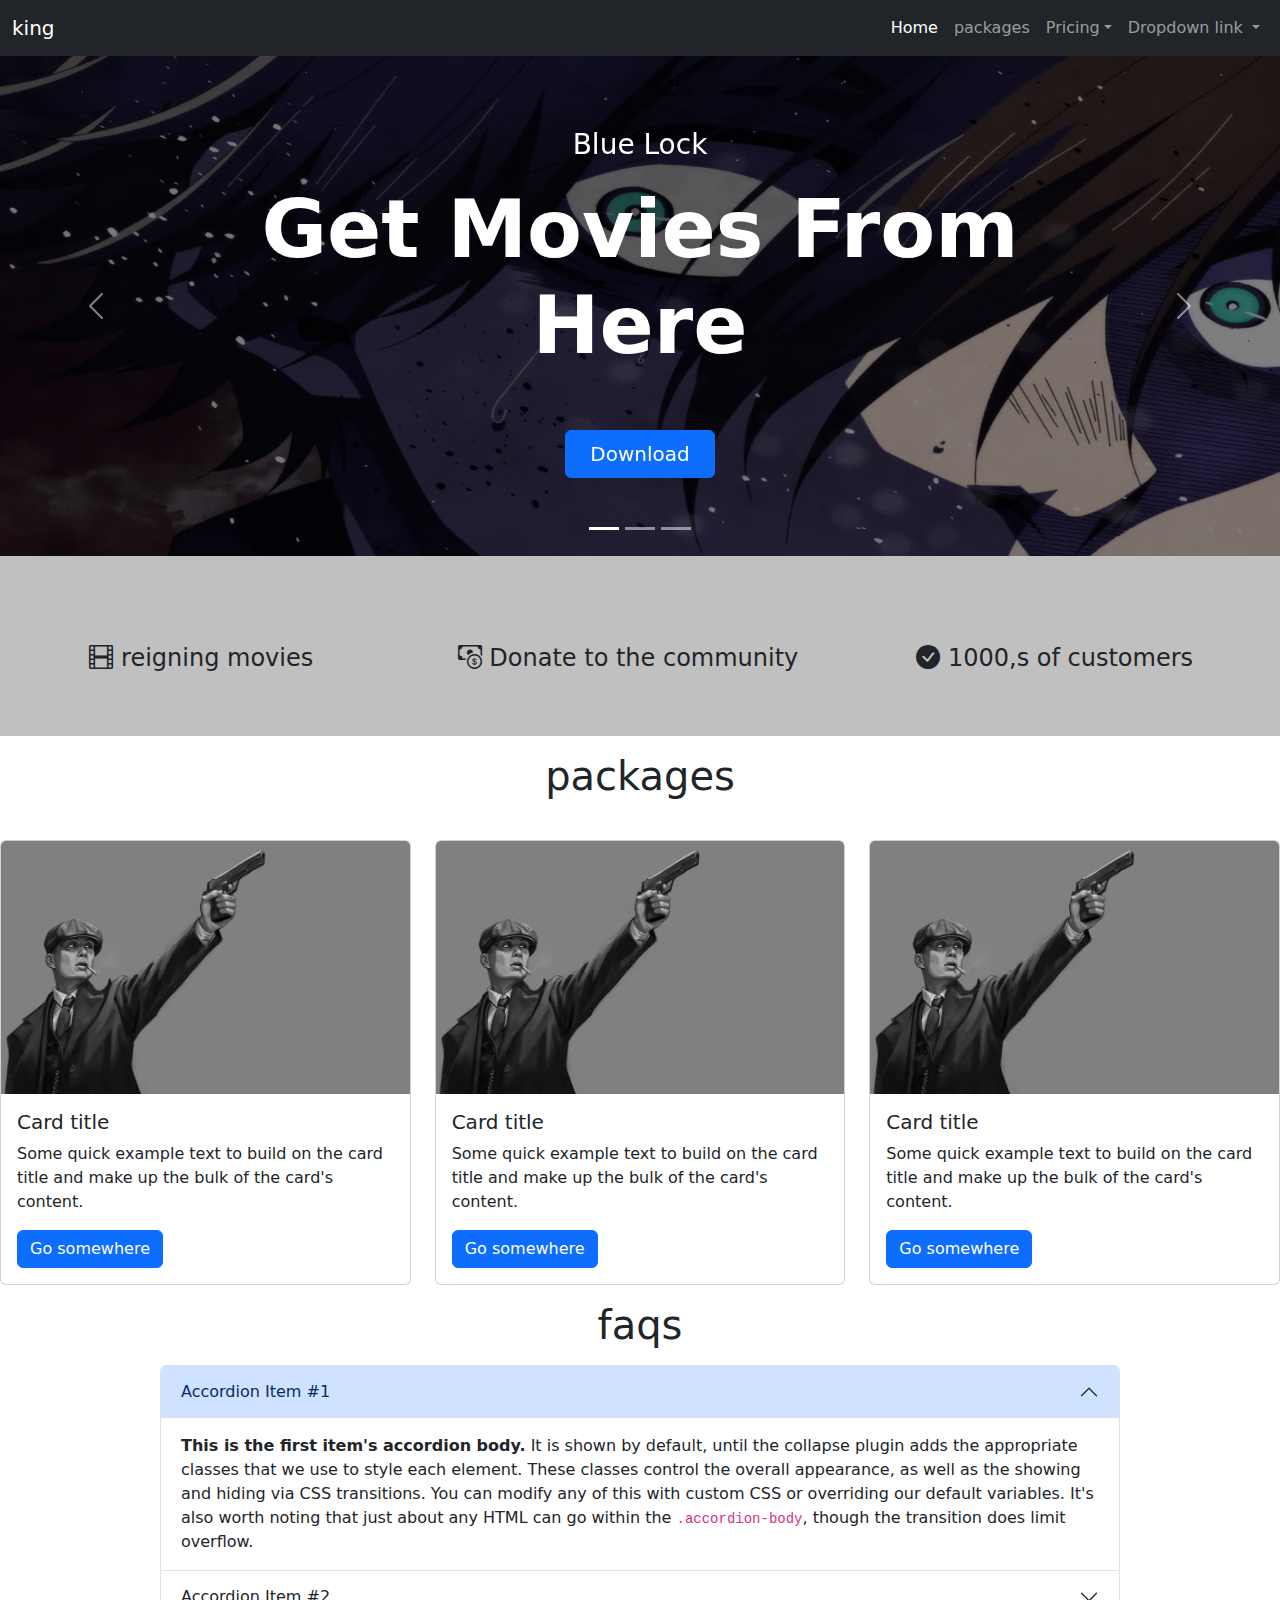
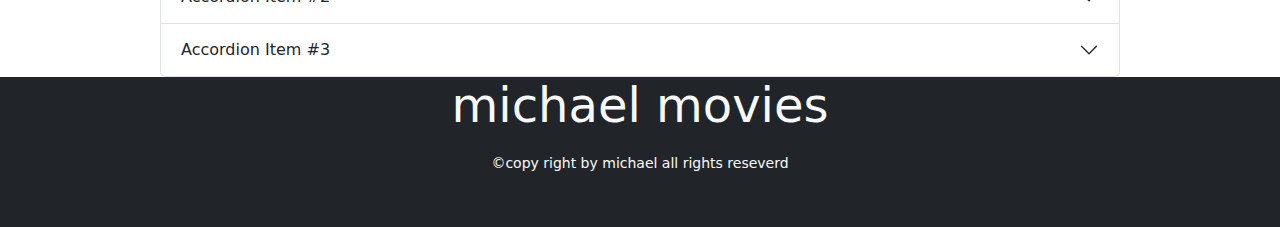
<file: boot strap video practice/gt/mh.html>
<!DOCTYPE html>
<html lang="en">
<head>
    <meta charset="UTF-8">
    <meta name="viewport" content="width=device-width, initial-scale=1.0">
    <title>Document</title>
    <link rel="stylesheet" href="css/style_sheet.css">
    <link rel="stylesheet" href="css/bootstrap.min.css">
    <link rel="stylesheet" href="css/bootstrap.min.css.map">
    <link rel="stylesheet" href="https://cdn.jsdelivr.net/npm/bootstrap-icons@1.11.3/font/bootstrap-icons.min.css">
</head>
<body>
   <div class="containe">
            <div class="head">
                <nav class="navbar navbar-expand-lg bg-dark navbar-dark">
                    <div class="container-fluid">
                        <a class="navbar-brand" href="#">king</a>
                        <button class="navbar-toggler" type="button" data-bs-toggle="collapse" data-bs-target="#navbarNavDropdown" aria-controls="navbarNavDropdown" aria-expanded="false" aria-label="Toggle navigation">
                        <span class="navbar-toggler-icon"></span>
                        </button>
                        <div class="collapse navbar-collapse" id="navbarNavDropdown">
                        <ul class="navbar-nav ms-auto">
                            <li class="nav-item">
                            <a class="nav-link active" aria-current="page" href="#faqs">Home</a>
                            </li>
                            <li class="nav-item">
                            <a class="nav-link" href="#packages">packages</a>
                            </li>
                            <li class="nav-item dropdown">
                            <a class="nav-link dropdown-toggle" href="#" role="button" data-bs-toggle="dropdown" aria-expanded="false">Pricing</a>
                            <ul class="dropdown-menu" >
                                <li><a class="dropdown-item" href="#">great</a></li>
                                <li><a class="dropdown-item" href="#">brat action</a></li>
                                <li><a class="dropdown-item" href="#">Something else here</a></li>
                            </ul>
                            </li>
                            <li class="nav-item dropdown">
                            <a class="nav-link dropdown-toggle" href="#" role="button" data-bs-toggle="dropdown" aria-expanded="false">
                                Dropdown link
                            </a>
                            <ul class="dropdown-menu">
                                <li><a class="dropdown-item" href="#">tion</a></li>
                                <li><a class="dropdown-item" href="#">Another </a></li>
                                <li><a class="dropdown-item" href="#">Something else here</a></li>
                            </ul>
                            </li>
                        </ul>
                        </div>
                    </div>
                    </nav>
                     <div id="carouselExampleDark" class="carousel carousel-white slide" data-bs-interval="1000" data-bs-ride="carousel" data-bs-pause="hover">
                <div class="carousel-indicators">
                    <button type="button" data-bs-target="#carouselExampleDark" data-bs-slide-to="0" class="active" aria-current="true" aria-label="Slide 1"></button>
                    <button type="button" data-bs-target="#carouselExampleDark" data-bs-slide-to="1" aria-label="Slide 2"></button>
                    <button type="button" data-bs-target="#carouselExampleDark" data-bs-slide-to="2" aria-label="Slide 3"></button>
                </div>
                <div class="carousel-inner">
                    <div class="carousel-item active c-item " data-bs-interval="10000">
                    <img src="images/nagi.png" class="d-block w-100 c-img" alt="...">
                    <div class="carousel-caption d-none top-0 mt-4 d-sm-block ">
                        <p class="fs-3 mt-4 text-capitalize">blue lock</p>
                        <h2 class="display-1 fw-bolder text-capitalize">get movies from here<h2>
                            <button class="btn btn-primary px-4 py-2 fs-5 text-capitalize mt-5" data-bs-toggle="modal" data-bs-target="#mymodal">download</button>
                    </div>
                    </div>
                    <div class="carousel-item c-item" data-bs-interval="2000">
                    <img src="images/peaky-blinders-black-and-white-illustration-nl4wuhi6o4qcaigx.jpg.webp" class="d-block w-100 c-img" alt="...">
                    <div class="carousel-caption d-none top-0 mt-4 d-md-block ">
                        <p class="fs-3 mt-4 text-capitalize">blue lock</p>
                        <h2 class="display-1 fw-bolder text-capitalize" >get movies from here<h2>
                            <button class="btn btn-primary  px-4 py-2 fs-5 mt-5" data-bs-toggle="modal" data-bs-target="#mymodal">Download</button>
                    </div>
                    </div>
                    <div class="carousel-item c-item">
                    <img src="images/vlc.png " class="d-block w-100 c-img" alt="...">
                    <div class="carousel-caption d-none d-md-block top-0 mt-4">
                        <p class="fs-3 mt-4 text-capitalize">peaky blinders</p>
                        <h2 class="display-1 fw-bolder text-capitalize">get movies from here<h2> 
                            <button class="btn btn-primary  px-4 py-2 fs-5 mt-5" data-bs-toggle="modal" data-bs-target="#mymodal">Download</button>
                    </div>
                    </div>
                </div>
                <button class="carousel-control-prev" type="button" data-bs-target="#carouselExampleDark" data-bs-slide="prev">
                    <span class="carousel-control-prev-icon" aria-hidden="true"></span>
                    <span class="visually-hidden">Previous</span>
                </button>
                <button class="carousel-control-next" type="button" data-bs-target="#carouselExampleDark" data-bs-slide="next">
                    <span class="carousel-control-next-icon" aria-hidden="true"></span>
                    <span class="visually-hidden">Next</span>
                </button>
                </div>
                                    <!-- modal -->
                <div class="modal"id="mymodal" tabindex="-1" aria-labelledby="modal-title" aria-hidden="true">
                    <div class="modal-dialog">
                        <div class="modal-content">
                            <div class="modal-header">
                                <h5 class="modal-title" id="modal-title">Before you download login here </h5>
                                <button type="button" class="btn-close" data-bs-dismiss="modal" aria-label="close"></button>
                            </div>
                            <div class="modal-body">
                                <div class="form-floating">
                                    <input type="text" class="form-control" id="modal-email" placeholder="e.g michael">
                                    <label for="username" class="form-label">username</label>
                                </div>
                               <div class="form-floating mt-4">
                                <input type="email" class="form-control" id="modal-email" placeholder="michael@gmail.com">
                                <label for="modal-email" class="form-label ">Your email address</label>
                               </div>
                              
                                <button class="btn btn-primary mt-3 ">update</button>
                            </div>
                            <div class="modal-footer">
                                <button class="btn btn-primary">submit</button>
                            </div>
                        </div>
                    </div>
              </div>
    
            </div>
            <div class="body">
            <section class="overview">
                <div class=" align-items-center row w-100 text-center fs-4 ">
                        <div class=" col-xl mt-4">
                            <i class="bi bi-film"></i>
                            reigning movies
                        </div>
                        <div  class=" col-xl mt-4">
                            <i class="bi bi-cash-coin"></i>
                            Donate to the community
                        </div>
                        <div  class=" col-xl mt-4">
                            <i class="bi bi-check-circle-fill"></i>
                            1000,s of customers
                        </div>
                </div>
            </section>
            <div id="packages ">
                <p class="h1 text-center  my-3">packages</p>
                <div class="car row ">
                    
                   <div class="col-lg-4 mt-4 ml-5">
                    <div class="card px-0" >
                        <img src="images/peaky-blinders-black-and-white-illustration-nl4wuhi6o4qcaigx.jpg.webp" class="card-img-top" alt="...">
                        <div class="card-body">
                          <h5 class="card-title">Card title</h5>
                          <p class="card-text">Some quick example text to build on the card title and make up the bulk of the card's content.</p>
                          <a href="#" class="btn btn-primary">Go somewhere</a>
                        </div>
                    </div>
                   </div>
    
                   <div class="col-lg-4 mt-4">
                    <div class="card px-0" >
                        <img src="images/peaky-blinders-black-and-white-illustration-nl4wuhi6o4qcaigx.jpg.webp" class="card-img-top" alt="...">
                        <div class="card-body">
                          <h5 class="card-title">Card title</h5>
                          <p class="card-text">Some quick example text to build on the card title and make up the bulk of the card's content.</p>
                          <a href="#" class="btn btn-primary">Go somewhere</a>
                        </div>
                    </div>
                   </div> <div class="col-lg-4 mt-4">
                    <div class="card px-0" >
                        <img src="images/peaky-blinders-black-and-white-illustration-nl4wuhi6o4qcaigx.jpg.webp" class="card-img-top" alt="...">
                        <div class="card-body">
                          <h5 class="card-title">Card title</h5>
                          <p class="card-text">Some quick example text to build on the card title and make up the bulk of the card's content.</p>
                          <a href="#" class="btn btn-primary">Go somewhere</a>
                        </div>
                    </div>
                   </div>
                </div>
                
                <div id="faqs">
                    
                    <p class="h1 text-center  my-3">faqs</p>  
                    <div class="accordion w-75 mx-auto" id="accordionExample">
                        <div class="accordion-item">
                          <h2 class="accordion-header">
                            <button class="accordion-button" type="button" data-bs-toggle="collapse" data-bs-target="#collapseOne" aria-expanded="true" aria-controls="collapseOne">
                              Accordion Item #1
                            </button>
                          </h2>
                          <div id="collapseOne" class="accordion-collapse collapse show" data-bs-parent="#accordionExample">
                            <div class="accordion-body">
                              <strong>This is the first item's accordion body.</strong> It is shown by default, until the collapse plugin adds the appropriate classes that we use to style each element. These classes control the overall appearance, as well as the showing and hiding via CSS transitions. You can modify any of this with custom CSS or overriding our default variables. It's also worth noting that just about any HTML can go within the <code>.accordion-body</code>, though the transition does limit overflow.
                            </div>
                          </div>
                        </div>
                        <div class="accordion-item">
                          <h2 class="accordion-header">
                            <button class="accordion-button collapsed" type="button" data-bs-toggle="collapse" data-bs-target="#collapseTwo" aria-expanded="false" aria-controls="collapseTwo">
                              Accordion Item #2
                            </button>
                          </h2>
                          <div id="collapseTwo" class="accordion-collapse collapse" data-bs-parent="#accordionExample">
                            <div class="accordion-body">
                              <strong>This is the second item's accordion body.</strong> It is hidden by default, until the collapse plugin adds the appropriate classes that we use to style each element. These classes control the overall appearance, as well as the showing and hiding via CSS transitions. You can modify any of this with custom CSS or overriding our default variables. It's also worth noting that just about any HTML can go within the <code>.accordion-body</code>, though the transition does limit overflow.
                            </div>
                          </div>
                        </div>
                        <div class="accordion-item">
                          <h2 class="accordion-header">
                            <button class="accordion-button collapsed" type="button" data-bs-toggle="collapse" data-bs-target="#collapseThree" aria-expanded="false" aria-controls="collapseThree">
                              Accordion Item #3
                            </button>
                          </h2>
                          <div id="collapseThree" class="accordion-collapse collapse" data-bs-parent="#accordionExample">
                            <div class="accordion-body">
                              <strong>This is the third item's accordion body.</strong> It is hidden by default, until the collapse plugin adds the appropriate classes that we use to style each element. These classes control the overall appearance, as well as the showing and hiding via CSS transitions. You can modify any of this with custom CSS or overriding our default variables. It's also worth noting that just about any HTML can go within the <code>.accordion-body</code>, though the transition does limit overflow.
                            </div>
                          </div>
                        </div>
                      </div>
                </div>
            </div>
    </div>
    <div class="fotter bg-dark width-100" style="height: 150px;">
        <div class="c text-light text-center">
            <p class="display-5 mb-3">michael movies</p>
            <small>&copy;copy right by michael all rights reseverd</small>
        </div>
    </div>
    <script src="js/jquery.js"></script>
    <script src="js/bootstrap.min.js"></script>
    <script src="js/bootstrap.bundle.min.js"></script>
</body>
</html>
</file>
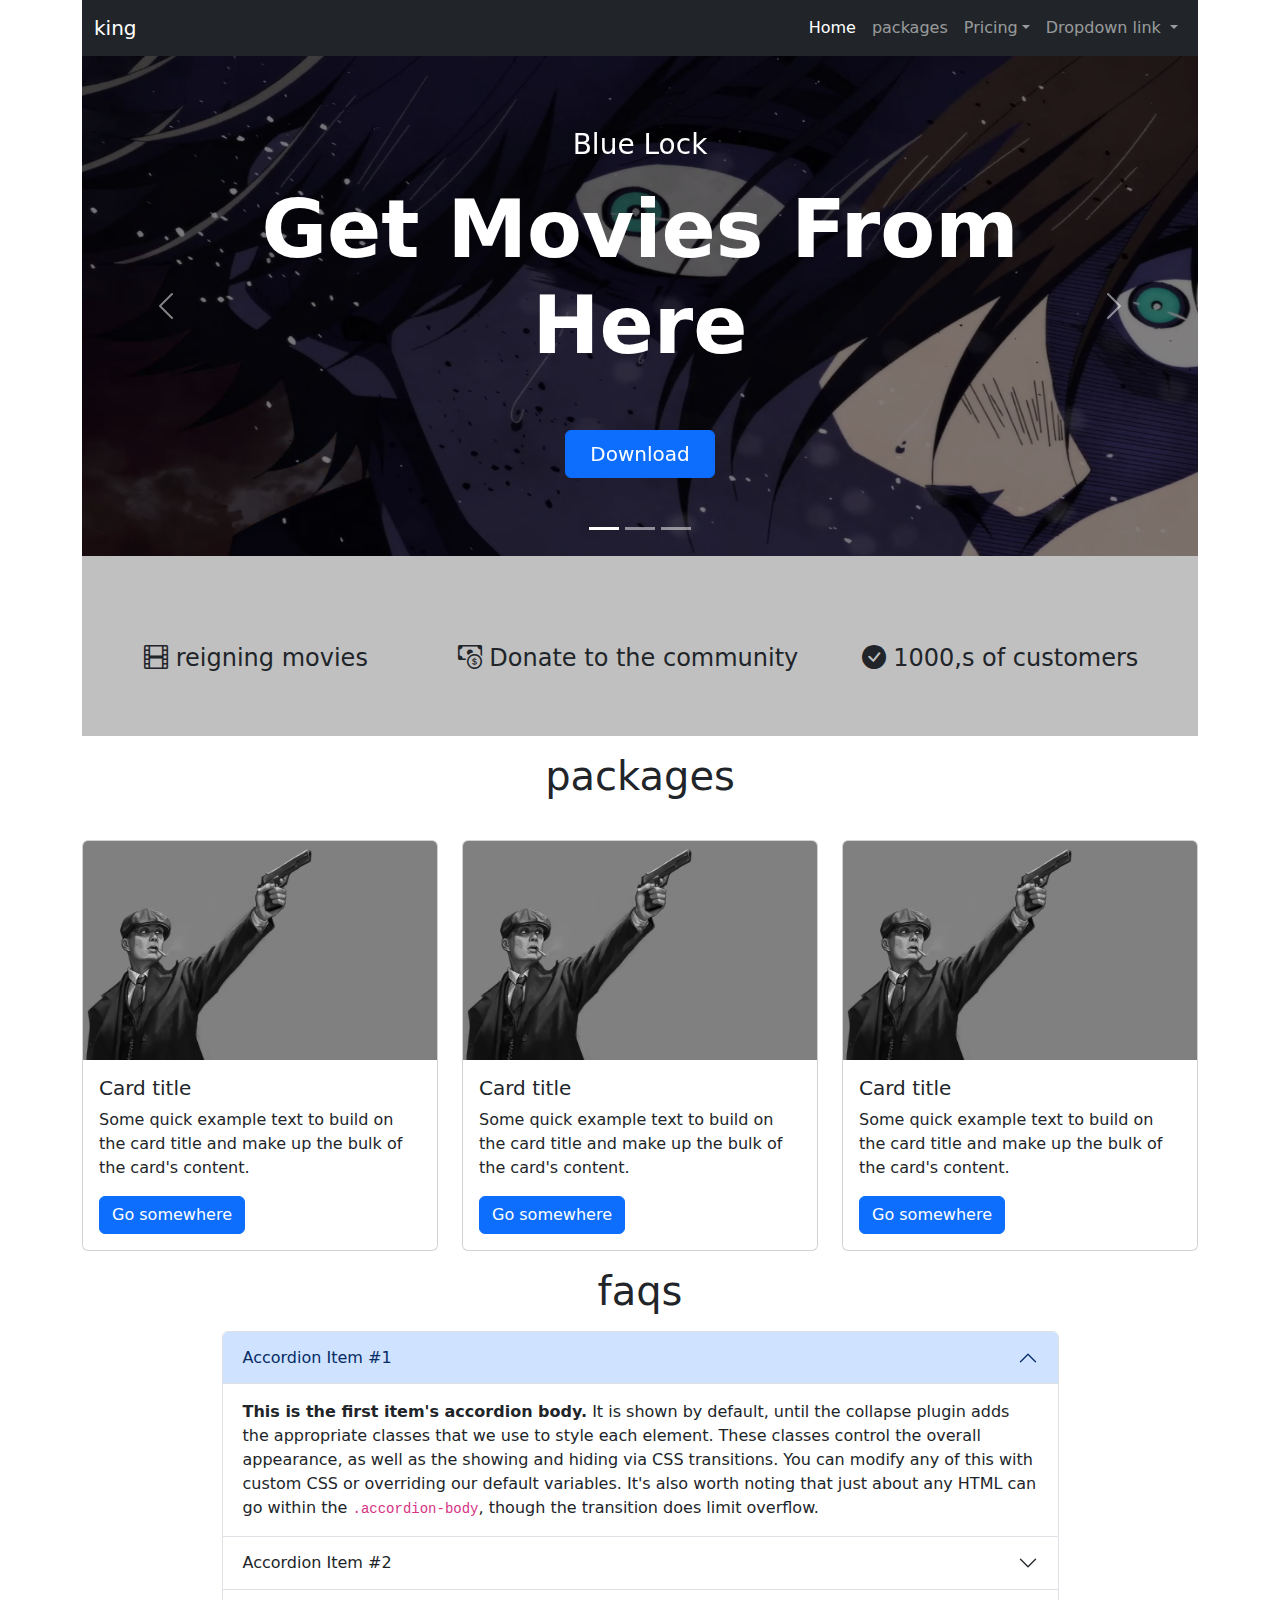
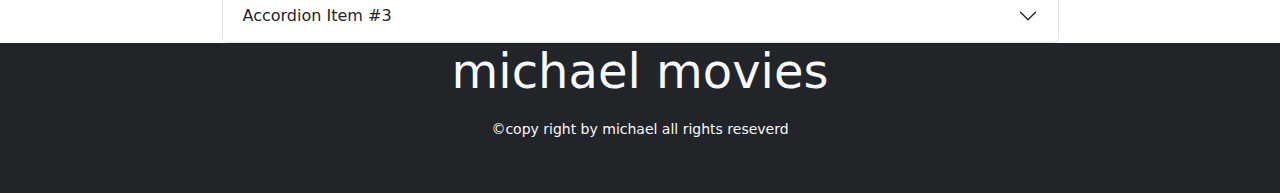
<file: boot strap video practice/gt/mic.html>
<!DOCTYPE html>
<html lang="en">
<head>
    <meta charset="UTF-8">
    <meta name="viewport" content="width=device-width, initial-scale=1.0">
    <title>Document</title>
    <link rel="stylesheet" href="css/style_sheet.css">
    <link rel="stylesheet" href="css/bootstrap.min.css">
    <link rel="stylesheet" href="css/bootstrap.min.css.map">
    <link rel="stylesheet" href="https://cdn.jsdelivr.net/npm/bootstrap-icons@1.11.3/font/bootstrap-icons.min.css">
</head>
<body>
   <div class="container">
            <div class="head">
                <nav class="navbar navbar-expand-lg bg-dark navbar-dark">
                    <div class="container-fluid">
                        <a class="navbar-brand" href="#">king</a>
                        <button class="navbar-toggler" type="button" data-bs-toggle="collapse" data-bs-target="#navbarNavDropdown" aria-controls="navbarNavDropdown" aria-expanded="false" aria-label="Toggle navigation">
                          <span class="navbar-toggler-icon"></span>
                        </button>
                        <div class="collapse navbar-collapse" id="navbarNavDropdown">
                        <ul class="navbar-nav ms-auto">
                            <li class="nav-item">
                            <a class="nav-link active" aria-current="page" href="#faqs">Home</a>
                            </li>
                            <li class="nav-item">
                            <a class="nav-link" href="bot.html">packages</a>
                            </li>
                            <li class="nav-item dropdown">
                            <a class="nav-link dropdown-toggle" href="#" role="button" data-bs-toggle="dropdown" aria-expanded="false">Pricing</a>
                            <ul class="dropdown-menu" >
                                <li><a class="dropdown-item" href="#">great</a></li>
                                <li><a class="dropdown-item" href="#">brat action</a></li>
                                <li><a class="dropdown-item" href="#">Something else here</a></li>
                            </ul>
                            </li>
                            <li class="nav-item dropdown">
                            <a class="nav-link dropdown-toggle" href="#" role="button" data-bs-toggle="dropdown" aria-expanded="false">
                                Dropdown link
                            </a>
                            <ul class="dropdown-menu">
                                <li><a class="dropdown-item" href="#">tion</a></li>
                                <li><a class="dropdown-item" href="#">Another </a></li>
                                <li><a class="dropdown-item" href="#">Something else here</a></li>
                            </ul>
                            </li>
                        </ul>
                        </div>
                    </div>
                </nav>
                <div id="carouselExampleDark" class="carousel carousel-white slide" data-bs-interval="1000" data-bs-ride="carousel" data-bs-pause="hover">
                <div class="carousel-indicators">
                    <button type="button" data-bs-target="#carouselExampleDark" data-bs-slide-to="0" class="active" aria-current="true" aria-label="Slide 1"></button>
                    <button type="button" data-bs-target="#carouselExampleDark" data-bs-slide-to="1" aria-label="Slide 2"></button>
                    <button type="button" data-bs-target="#carouselExampleDark" data-bs-slide-to="2" aria-label="Slide 3"></button>
                </div>
                <div class="carousel-inner">
                    <div class="carousel-item active c-item " data-bs-interval="1000">
                    <img src="images/nagi.png" class="d-block w-100 c-img" alt="...">
                    <div class="carousel-caption  top-0 mt-4 ">
                        <p class="fs-3 mt-4 text-capitalize">blue lock</p>
                        <h2 class="display-1 fw-bolder text-capitalize">get movies from here<h2>
                            <button class="btn btn-primary px-4 py-2 fs-5 text-capitalize mt-5" data-bs-toggle="modal" data-bs-target="#mymodal">download</button>
                    </div>
                    </div>
                    <div class="carousel-item c-item" data-bs-interval="2000">
                    <img src="images/peaky-blinders-black-and-white-illustration-nl4wuhi6o4qcaigx.jpg.webp" class="d-block w-100 c-img" alt="...">
                    <div class="carousel-caption top-0 mt-4 ">
                        <p class="fs-3 mt-4 text-capitalize">blue lock</p>
                        <h2 class="display-1 fw-bolder text-capitalize" >get movies from here<h2>
                            <button class="btn btn-primary  px-4 py-2 fs-5 mt-5" data-bs-toggle="modal" data-bs-target="#mymodal">Download</button>
                    </div>
                    </div>
                    <div class="carousel-item c-item">
                    <img src="images/vlc.png " class="d-block w-100 c-img" alt="...">  
                    <div class="carousel-caption top-0 mt-4">
                        <p class="fs-3 mt-4 text-capitalize">peaky blinders</p>
                        <h2 class="display-1 fw-bolder text-capitalize">get movies from here<h2> 
                            <button class="btn btn-primary  px-4 py-2 fs-5 mt-5" data-bs-toggle="modal" data-bs-target="#mymodal">Download</button>
                    </div>
                    </div>
                </div>
                <button class="carousel-control-prev" type="button" data-bs-target="#carouselExampleDark" data-bs-slide="prev">
                    <span class="carousel-control-prev-icon" aria-hidden="true"></span>
                    <span class="visually-hidden">Previous</span>
                </button>
                <button class="carousel-control-next" type="button" data-bs-target="#carouselExampleDark" data-bs-slide="next">
                    <span class="carousel-control-next-icon" aria-hidden="true"></span>
                    <span class="visually-hidden">Next</span>
                </button>
            </div>
                                    <!-- modal -->
                <div class="modal "id="mymodal" tabindex="-1" aria-labelledby="modal-title" aria-hidden="true">
                    <div class="modal-dialog">
                        <div class="modal-content">
                            <div class="modal-header">
                                <h5 class="modal-title" id="modal-title">Before you download login here </h5>
                                <button type="button" class="btn-close" data-bs-dismiss="modal" aria-label="close"></button>
                            </div>
                            <div class="modal-body">
                                <div class="form-floating">
                                    <input type="text" class="form-control" id="modal-email" placeholder="e.g michael">
                                    <label for="username" class="form-label">username</label>
                                </div>
                               <div class="form-floating mt-4">
                                <input type="email" class="form-control" id="modal-email" placeholder="michael@gmail.com">
                                <label for="modal-email" class="form-label ">Your email address</label>
                               </div>
                              
                                <button class="btn btn-primary mt-3 ">update</button>
                            </div>
                            <div class="modal-footer">
                                <button class="btn btn-primary">submit</button>
                            </div>
                        </div>
                    </div>
              </div>
    
            </div>
            <div class="body">
            <section class="overview">
                <div class=" align-items-center row w-100 text-center fs-4 ">
                        <div class=" col-xl mt-4">
                            <i class="bi bi-film"></i>
                            reigning movies
                        </div>
                        <div  class=" col-xl mt-4">
                            <i class="bi bi-cash-coin"></i>
                            Donate to the community
                        </div>
                        <div  class=" col-xl mt-4">
                            <i class="bi bi-check-circle-fill"></i>
                            1000,s of customers
                        </div>
                </div>
            </section>
            <div id="packages ">
                <p class="h1 text-center  my-3">packages</p>
                <div class="car row ">
                    
                   <div class="col-lg-4 mt-4 ml-5">
                    <div class="card px-0" >
                        <img src="images/peaky-blinders-black-and-white-illustration-nl4wuhi6o4qcaigx.jpg.webp" class="card-img-top" alt="...">
                        <div class="card-body">
                          <h5 class="card-title">Card title</h5>
                          <p class="card-text">Some quick example text to build on the card title and make up the bulk of the card's content.</p>
                          <a href="#" class="btn btn-primary">Go somewhere</a>
                        </div>
                    </div>
                   </div>
    
                   <div class="col-lg-4 mt-4">
                    <div class="card px-0" >
                        <img src="images/peaky-blinders-black-and-white-illustration-nl4wuhi6o4qcaigx.jpg.webp" class="card-img-top" alt="...">
                        <div class="card-body">
                          <h5 class="card-title">Card title</h5>
                          <p class="card-text">Some quick example text to build on the card title and make up the bulk of the card's content.</p>
                          <a href="#" class="btn btn-primary">Go somewhere</a>
                        </div>
                    </div>
                   </div> <div class="col-lg-4 mt-4">
                    <div class="card px-0" >
                        <img src="images/peaky-blinders-black-and-white-illustration-nl4wuhi6o4qcaigx.jpg.webp" class="card-img-top" alt="...">
                        <div class="card-body">
                          <h5 class="card-title">Card title</h5>
                          <p class="card-text">Some quick example text to build on the card title and make up the bulk of the card's content.</p>
                          <a href="#" class="btn btn-primary">Go somewhere</a>
                        </div>
                    </div>
                   </div>
                </div>
                
                <div id="faqs">
                    
                    <p class="h1 text-center  my-3">faqs</p>  
                    <div class="accordion w-75 mx-auto" id="accordionExample">
                        <div class="accordion-item">
                          <h2 class="accordion-header">
                            <button class="accordion-button" type="button" data-bs-toggle="collapse" data-bs-target="#collapseOne" aria-expanded="true" aria-controls="collapseOne">
                              Accordion Item #1
                            </button>
                          </h2>
                          <div id="collapseOne" class="accordion-collapse collapse show" data-bs-parent="#accordionExample">
                            <div class="accordion-body">
                              <strong>This is the first item's accordion body.</strong> It is shown by default, until the collapse plugin adds the appropriate classes that we use to style each element. These classes control the overall appearance, as well as the showing and hiding via CSS transitions. You can modify any of this with custom CSS or overriding our default variables. It's also worth noting that just about any HTML can go within the <code>.accordion-body</code>, though the transition does limit overflow.
                            </div>
                          </div>
                        </div>
                        <div class="accordion-item">
                          <h2 class="accordion-header">
                            <button class="accordion-button collapsed" type="button" data-bs-toggle="collapse" data-bs-target="#collapseTwo" aria-expanded="false" aria-controls="collapseTwo">
                              Accordion Item #2
                            </button>
                          </h2>
                          <div id="collapseTwo" class="accordion-collapse collapse" data-bs-parent="#accordionExample">
                            <div class="accordion-body">
                              <strong>This is the second item's accordion body.</strong> It is hidden by default, until the collapse plugin adds the appropriate classes that we use to style each element. These classes control the overall appearance, as well as the showing and hiding via CSS transitions. You can modify any of this with custom CSS or overriding our default variables. It's also worth noting that just about any HTML can go within the <code>.accordion-body</code>, though the transition does limit overflow.
                            </div>
                          </div>
                        </div>
                        <div class="accordion-item">
                          <h2 class="accordion-header">
                            <button class="accordion-button collapsed" type="button" data-bs-toggle="collapse" data-bs-target="#collapseThree" aria-expanded="false" aria-controls="collapseThree">
                              Accordion Item #3
                            </button>
                          </h2>
                          <div id="collapseThree" class="accordion-collapse collapse" data-bs-parent="#accordionExample">
                            <div class="accordion-body">
                              <strong>This is the third item's accordion body.</strong> It is hidden by default, until the collapse plugin adds the appropriate classes that we use to style each element. These classes control the overall appearance, as well as the showing and hiding via CSS transitions. You can modify any of this with custom CSS or overriding our default variables. It's also worth noting that just about any HTML can go within the <code>.accordion-body</code>, though the transition does limit overflow.
                            </div>
                          </div>
                        </div>
                      </div>
                </div>
            </div>
    </div>
  </div>
    <div class="fotter bg-dark width-100" style="height: 150px;">
        <div class="c text-light text-center">
            <p class="display-5 mb-3">michael movies</p>
            <small>&copy;copy right by michael all rights reseverd</small>
        </div>
    </div>
    

    <script src="js/bootstrap.bundle.min.js"></script>
</body>
</html>
</file>
<file: video/stylesheet.css>
.imtg{
    /* width: 50px; */
    /* border-radius: 400px; */
    /* padding: 50px; */
}
.img{
    width: 800px;
    border: 9px solid  blue;
    border-radius: 12px;
    height: 400px;
    background-image: url(vlc.m.png);
    background-size: cover;
    justify-content: center;
    margin: auto;
    background-repeat:no-repeat;
    transition-property: all;
    transition-duration: 9s;
    /* transition-timing-function: ease-ou; */
    transition-delay: 0s;
}
.img:hover{
    background-image: url(mic.n.png);
    
}
h1{
    box-shadow: 4px 4px 7px ;
}
.button{
    text-align: center;
    margin: 12px;
    border-collapse: collapse;
}
.butt{
    padding: 12px 17px;
    background-color: rgb(116, 116, 247);
    border: none;
    border-radius: 5px;
}

.butt:hover{
    padding-right: 42px;
    transition: all 0.5s ease-out;
    height: 50px;
    background: linear-gradient(red,blue);

}
</file>
<file: boot strap video practice/gt/css/style_sheet.css>
.c-item{
    height: 500px;
}
.c-img{
    height: 100%;
    /* object-fit:cover ; */
    filter: brightness(0.5);

}
.overview{
    height: 180px;
    background-color:rgb(192, 192, 192);
    display: flex;
    align-items: center;
    
}
.pac{
    font-size: 20px;
}
.footer{
    width: 100%;
}

.container{

    
}
#desktop{
    background-color: rgb(126, 126, 233);
}
.mic{
    margin-top: 120px;
}
.im{
    margin-left: 40px;
}
#mobule{
    background-color:palevioletred;
    padding: 20px;
}
.ml{
    margin-left: 190px;
}

.pin{
    /* width: 50%; */
}

@media(max-width:768px){
    .nameVeryWell {
        width: 50%;
    }
}
.fs{
    font-size: 40px;
}
.containe{
    animation: move ease-in-out 2s;
}

@keyframes move{
    0%{
        opacity: 0;
        transform: translatey(12px)
        
        
    }

    100%{
        opacity: 1px;
        transform: translatey(0);

    }
}
</file>
<file: boot_2/boot/css/index.css>
.book{
    width: 500px;
    height: 100px;
}
</file>
<file: video/mik.css>
.fish {
    width: 400px;
    /* border: 6px solid blue; */
    border-radius: 5px;
    height: 400px;
    background: linear-gradient(rgb(46, 7, 7),rgb(241, 97, 97));
    animation-name: spin;
    animation-duration: 4s;
    animation-timing-function: ease-out;
    animation-fill-mode:backwards;

}

.me {
    font-family: 'Lucida Sans', 'Lucida Sans Regular', 'Lucida Grande', 'Lucida Sans Unicode', Geneva, Verdana, sans-serif;
    text-align: center;
    margin-top: 50px;
    color: white;
}
.zoom{
    width: 400px;
    height: 400px;
    /* border: 2px solid burlywood; */
    margin: 100px;
    background-image: url(spidey.jpg);
    background-size: cover;
    transition: all  2s ease-in-out;  
}
.zoom:hover{
background-size: cover;
width: 450px;
height: 450px;
border-radius: 20px;
background-image: url(king.jpg);
}
@keyframes spin{
     0%{

     }
      50%{
        scale: 0.5;

      }
      100%{
        transform: rotate(360deg);
        border-radius: 50%;
        scale: 0.5;

      }

}
body{
    /* background-color: black; */
}
.glow{
    width: 100px;
    height: 100px;
    border: 6px solid aqua;
    border-radius: 6px;
    box-shadow: 0 0 8px,0 0 8px aqua inset;
    animation: 2s loading ease-in-out infinite;
    background-color: aqua;
}
@keyframes loading{
    0%{
        transform: rotateX(0) rotateY(0) rotateZ(0);
    }
    33%{
        
        transform: rotateX(180deg) rotateY(0) rotateZ(0);
    }
    67%{
        transform: rotateX(180deg) rotateY(180deg) rotateZ(0);
    }
    100%{
        transform: rotateX(180deg) rotateY(180deg) rotateZ(180deg);
        border-radius: 50%;
    }
}
.round{
    text-align: center;
    color: 0 0 8px,0 0 8px aqua inset;
    
}
body{
}
</file>
